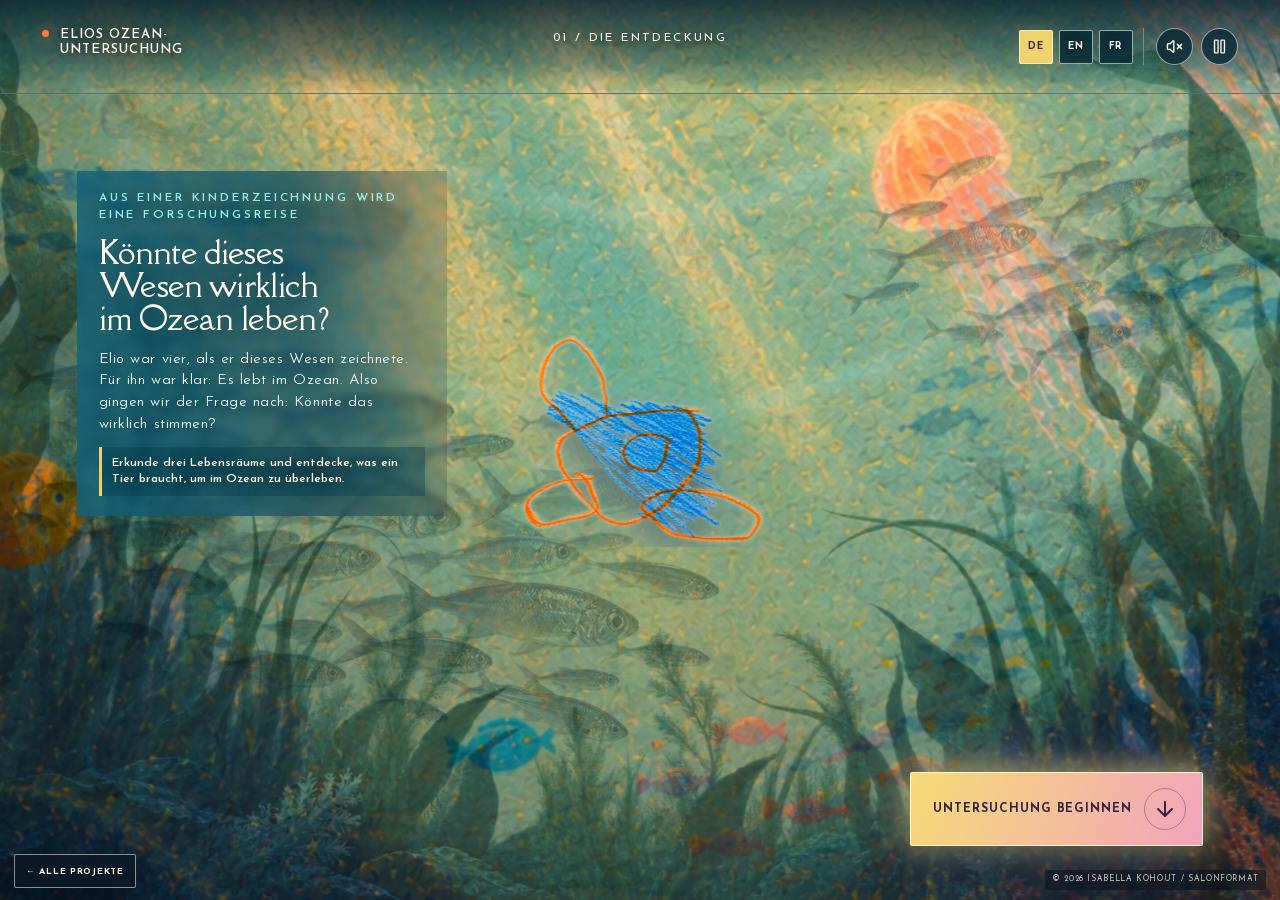
<file: index.html>
<!DOCTYPE html><html lang="en"><head><meta charSet="utf-8"/><meta name="viewport" content="width=device-width, initial-scale=1"/><link rel="stylesheet" href="/_next/static/css/index.BVG-PlGU.css" data-rsc-css-href="/_next/static/css/index.BVG-PlGU.css" data-precedence="vite-rsc/importer-resources"/><link rel="modulepreload" fetchPriority="low" href="/_next/static/chunks/index-03ygeF1o.js"/><script src="/_next/static/chunks/rolldown-runtime-C60lm6uB.js" type="module" async=""></script><script src="/_next/static/chunks/framework-D_rUT4EX.js" type="module" async=""></script><link rel="modulepreload" href="/_next/static/chunks/layout-segment-context-CY6NGILA.js" crossorigin=""/><link rel="modulepreload" href="/_next/static/chunks/page-BdeiOYpZ.js" crossorigin=""/><title>Could This Creature Live in the Ocean?</title><meta name="description" content="Elio was four when he drew this creature. He was certain it lived in the ocean. So we decided to investigate."/><script>Object.assign(((self[Symbol.for("vinext.navigationRuntime")]??={bootstrap:{routeManifest:null},functions:{}}).bootstrap.rsc??={rsc:[]}),{params:{},nav:{"pathname":"/","searchParams":[]}})</script><link rel="modulepreload" href="/_next/static/chunks/index-03ygeF1o.js" />
<link rel="preload" href="/_next/static/_vinext_fonts/josefin-sans-0353fac798a2/josefin-sans-24e312f2.woff2" as="font" type="font/woff2" crossorigin />
<link rel="preload" href="/_next/static/_vinext_fonts/della-respira-7c8670de87cb/della-respira-858b4288.woff2" as="font" type="font/woff2" crossorigin />
<style data-vinext-fonts>/* vietnamese */
@font-face {
  font-family: 'Josefin Sans';
  font-style: normal;
  font-weight: 100 700;
  font-display: swap;
  src: url(/_next/static/_vinext_fonts/josefin-sans-0353fac798a2/josefin-sans-590cd2c4.woff2) format('woff2');
  unicode-range: U+0102-0103, U+0110-0111, U+0128-0129, U+0168-0169, U+01A0-01A1, U+01AF-01B0, U+0300-0301, U+0303-0304, U+0308-0309, U+0323, U+0329, U+1EA0-1EF9, U+20AB;
}
/* latin-ext */
@font-face {
  font-family: 'Josefin Sans';
  font-style: normal;
  font-weight: 100 700;
  font-display: swap;
  src: url(/_next/static/_vinext_fonts/josefin-sans-0353fac798a2/josefin-sans-88411d2f.woff2) format('woff2');
  unicode-range: U+0100-02BA, U+02BD-02C5, U+02C7-02CC, U+02CE-02D7, U+02DD-02FF, U+0304, U+0308, U+0329, U+1D00-1DBF, U+1E00-1E9F, U+1EF2-1EFF, U+2020, U+20A0-20AB, U+20AD-20C0, U+2113, U+2C60-2C7F, U+A720-A7FF;
}
/* latin */
@font-face {
  font-family: 'Josefin Sans';
  font-style: normal;
  font-weight: 100 700;
  font-display: swap;
  src: url(/_next/static/_vinext_fonts/josefin-sans-0353fac798a2/josefin-sans-24e312f2.woff2) format('woff2');
  unicode-range: U+0000-00FF, U+0131, U+0152-0153, U+02BB-02BC, U+02C6, U+02DA, U+02DC, U+0304, U+0308, U+0329, U+2000-206F, U+20AC, U+2122, U+2191, U+2193, U+2212, U+2215, U+FEFF, U+FFFD;
}

@font-face {
  font-family: 'Josefin Sans Fallback';
  src: local("Arial");
  ascent-override: 73.32%;
  descent-override: 24.44%;
  line-gap-override: 0.00%;
  size-adjust: 102.29%;
}

.__font_josefin_sans_0m8793e { font-family: 'Josefin Sans', 'Josefin Sans Fallback'; font-style: normal; }

.__variable_josefin_sans_0m8793e { --font-josefin: 'Josefin Sans', 'Josefin Sans Fallback'; }

/* latin */
@font-face {
  font-family: 'Della Respira';
  font-style: normal;
  font-weight: 400;
  font-display: swap;
  src: url(/_next/static/_vinext_fonts/della-respira-7c8670de87cb/della-respira-858b4288.woff2) format('woff2');
  unicode-range: U+0000-00FF, U+0131, U+0152-0153, U+02BB-02BC, U+02C6, U+02DA, U+02DC, U+0304, U+0308, U+0329, U+2000-206F, U+20AC, U+2122, U+2191, U+2193, U+2212, U+2215, U+FEFF, U+FFFD;
}

@font-face {
  font-family: 'Della Respira Fallback';
  src: local("Times New Roman");
  ascent-override: 99.13%;
  descent-override: 27.40%;
  line-gap-override: 0.00%;
  size-adjust: 108.17%;
}

.__font_della_respira_10ckjmp { font-family: 'Della Respira', 'Della Respira Fallback'; font-weight: 400; font-style: normal; }

.__variable_della_respira_10ckjmp { --font-della: 'Della Respira', 'Della Respira Fallback'; }
</style>
</head><body class="__variable_josefin_sans_0m8793e __variable_della_respira_10ckjmp antialiased"><main class="experience "><p class="copyright-mark">© 2026 Isabella Kohout / Salonformat</p><a class="portfolio-return" href="https://salonformat.com/">← <!-- -->Alle Projekte</a><section class="ocean-stage" aria-labelledby="hero-title"><div class="collage-layer collage-surface" aria-hidden="true"></div><div class="ocean-image" aria-hidden="true" style="transform:scale(1.08) translate3d(0px, 0px, 0);filter:brightness(1) saturate(1)"></div><div class="water-light" aria-hidden="true" style="opacity:0.52"></div><div class="deep-haze" aria-hidden="true"></div><img class="fauna-layer" src="/fauna-background.png" alt="" aria-hidden="true" style="transform:translate3d(0px,0px,0) scale(1.04)"/><img class="fish-layer " src="/fish-midground.png" alt="" aria-hidden="true" style="transform:translate3d(0px,0px,0) scale(1)"/><img class="flora-layer" src="/flora-foreground.png" alt="" aria-hidden="true" style="transform:translate3d(0px,0px,0) scale(1.07)"/><div class="particles" aria-hidden="true"><i style="left:11%;width:2px;height:2px;animation-delay:0s;animation-duration:9s"></i><i style="left:48%;width:3.4px;height:3.4px;animation-delay:-1.7s;animation-duration:10.55s"></i><i style="left:85%;width:4.8px;height:4.8px;animation-delay:-3.4s;animation-duration:12.1s"></i><i style="left:22%;width:6.199999999999999px;height:6.199999999999999px;animation-delay:-5.1s;animation-duration:13.65s"></i><i style="left:59%;width:7.6px;height:7.6px;animation-delay:-6.8s;animation-duration:15.2s"></i><i style="left:96%;width:2px;height:2px;animation-delay:-8.5s;animation-duration:16.75s"></i><i style="left:33%;width:3.4px;height:3.4px;animation-delay:-10.2s;animation-duration:18.3s"></i><i style="left:70%;width:4.8px;height:4.8px;animation-delay:-11.9s;animation-duration:9s"></i><i style="left:7%;width:6.199999999999999px;height:6.199999999999999px;animation-delay:-13.6s;animation-duration:10.55s"></i><i style="left:44%;width:7.6px;height:7.6px;animation-delay:-1.299999999999999s;animation-duration:12.1s"></i><i style="left:81%;width:2px;height:2px;animation-delay:-3s;animation-duration:13.65s"></i><i style="left:18%;width:3.4px;height:3.4px;animation-delay:-4.699999999999999s;animation-duration:15.2s"></i><i style="left:55%;width:4.8px;height:4.8px;animation-delay:-6.399999999999999s;animation-duration:16.75s"></i><i style="left:92%;width:6.199999999999999px;height:6.199999999999999px;animation-delay:-8.099999999999998s;animation-duration:18.3s"></i><i style="left:29%;width:7.6px;height:7.6px;animation-delay:-9.8s;animation-duration:9s"></i><i style="left:66%;width:2px;height:2px;animation-delay:-11.5s;animation-duration:10.55s"></i><i style="left:3%;width:3.4px;height:3.4px;animation-delay:-13.2s;animation-duration:12.1s"></i><i style="left:40%;width:4.8px;height:4.8px;animation-delay:-0.8999999999999986s;animation-duration:13.65s"></i><i style="left:77%;width:6.199999999999999px;height:6.199999999999999px;animation-delay:-2.599999999999998s;animation-duration:15.2s"></i><i style="left:14%;width:7.6px;height:7.6px;animation-delay:-4.299999999999997s;animation-duration:16.75s"></i><i style="left:51%;width:2px;height:2px;animation-delay:-6s;animation-duration:18.3s"></i><i style="left:88%;width:3.4px;height:3.4px;animation-delay:-7.699999999999996s;animation-duration:9s"></i><i style="left:25%;width:4.8px;height:4.8px;animation-delay:-9.399999999999999s;animation-duration:10.55s"></i><i style="left:62%;width:6.199999999999999px;height:6.199999999999999px;animation-delay:-11.100000000000001s;animation-duration:12.1s"></i><i style="left:99%;width:7.6px;height:7.6px;animation-delay:-12.799999999999997s;animation-duration:13.65s"></i><i style="left:36%;width:2px;height:2px;animation-delay:-0.5s;animation-duration:15.2s"></i><i style="left:73%;width:3.4px;height:3.4px;animation-delay:-2.1999999999999957s;animation-duration:16.75s"></i><i style="left:10%;width:4.8px;height:4.8px;animation-delay:-3.8999999999999986s;animation-duration:18.3s"></i><i style="left:47%;width:6.199999999999999px;height:6.199999999999999px;animation-delay:-5.600000000000001s;animation-duration:9s"></i><i style="left:84%;width:7.6px;height:7.6px;animation-delay:-7.299999999999997s;animation-duration:10.55s"></i><i style="left:21%;width:2px;height:2px;animation-delay:-9s;animation-duration:12.1s"></i><i style="left:58%;width:3.4px;height:3.4px;animation-delay:-10.699999999999996s;animation-duration:13.65s"></i><i style="left:95%;width:4.8px;height:4.8px;animation-delay:-12.399999999999999s;animation-duration:15.2s"></i><i style="left:32%;width:6.199999999999999px;height:6.199999999999999px;animation-delay:-0.10000000000000142s;animation-duration:16.75s"></i><i style="left:69%;width:7.6px;height:7.6px;animation-delay:-1.7999999999999972s;animation-duration:18.3s"></i><i style="left:6%;width:2px;height:2px;animation-delay:-3.5s;animation-duration:9s"></i><i style="left:43%;width:3.4px;height:3.4px;animation-delay:-5.199999999999996s;animation-duration:10.55s"></i><i style="left:80%;width:4.8px;height:4.8px;animation-delay:-6.899999999999999s;animation-duration:12.1s"></i><i style="left:17%;width:6.199999999999999px;height:6.199999999999999px;animation-delay:-8.599999999999994s;animation-duration:13.65s"></i><i style="left:54%;width:7.6px;height:7.6px;animation-delay:-10.299999999999997s;animation-duration:15.2s"></i><i style="left:91%;width:2px;height:2px;animation-delay:-12s;animation-duration:16.75s"></i><i style="left:28%;width:3.4px;height:3.4px;animation-delay:-13.700000000000003s;animation-duration:18.3s"></i><i style="left:65%;width:4.8px;height:4.8px;animation-delay:-1.3999999999999915s;animation-duration:9s"></i><i style="left:2%;width:6.199999999999999px;height:6.199999999999999px;animation-delay:-3.0999999999999943s;animation-duration:10.55s"></i><i style="left:39%;width:7.6px;height:7.6px;animation-delay:-4.799999999999997s;animation-duration:12.1s"></i><i style="left:76%;width:2px;height:2px;animation-delay:-6.5s;animation-duration:13.65s"></i></div><header class="site-header"><a class="wordmark" href="#beginning" aria-label="Elios Ozean-Untersuchung — Anfang"><span class="wordmark-dot"></span><span>Elios Ozean-<br/>Untersuchung</span></a><p class="chapter">01 / <!-- -->Die Entdeckung</p><div class="controls" aria-label="Steuerung"><nav class="language-switcher" aria-label="Language / Sprache / Langue"><a class="active" href="/de" aria-current="page">DE</a><a class="" href="/en">EN</a><a class="" href="/fr">FR</a></nav><button type="button" aria-label="Klang einschalten"><svg xmlns="http://www.w3.org/2000/svg" width="17" height="17" viewBox="0 0 24 24" fill="none" stroke="currentColor" stroke-width="2" stroke-linecap="round" stroke-linejoin="round" class="lucide lucide-volume-x" aria-hidden="true"><path d="M11 4.702a.705.705 0 0 0-1.203-.498L6.413 7.587A1.4 1.4 0 0 1 5.416 8H3a1 1 0 0 0-1 1v6a1 1 0 0 0 1 1h2.416a1.4 1.4 0 0 1 .997.413l3.383 3.384A.705.705 0 0 0 11 19.298z"></path><line x1="22" x2="16" y1="9" y2="15"></line><line x1="16" x2="22" y1="9" y2="15"></line></svg></button><button type="button" aria-label="Animation pausieren"><svg xmlns="http://www.w3.org/2000/svg" width="17" height="17" viewBox="0 0 24 24" fill="none" stroke="currentColor" stroke-width="2" stroke-linecap="round" stroke-linejoin="round" class="lucide lucide-pause" aria-hidden="true"><rect x="14" y="3" width="5" height="18" rx="1"></rect><rect x="5" y="3" width="5" height="18" rx="1"></rect></svg></button></div></header><div id="beginning" class="hero-copy"><p class="eyebrow">Aus einer Kinderzeichnung wird eine Forschungsreise</p><h1 id="hero-title">Könnte dieses Wesen wirklich<br/>im Ozean leben?</h1><p class="lead">Elio war vier, als er dieses Wesen zeichnete. Für ihn war klar: Es lebt im Ozean. Also gingen wir der Frage nach: Könnte das wirklich stimmen?</p><p class="journey-orientation">Erkunde drei Lebensräume und entdecke, was ein Tier braucht, um im Ozean zu überleben.</p></div><button class="descend" type="button"><span>Untersuchung beginnen</span><svg xmlns="http://www.w3.org/2000/svg" width="18" height="18" viewBox="0 0 24 24" fill="none" stroke="currentColor" stroke-width="2" stroke-linecap="round" stroke-linejoin="round" class="lucide lucide-arrow-down" aria-hidden="true"><path d="M12 5v14"></path><path d="m19 12-7 7-7-7"></path></svg></button></section><div class="creature-guide   "><div class="creature-glow" style="opacity:0.35" aria-hidden="true"></div><img class="creature" src="/_next/static/media/elios-wesen.1a6a8361.png" alt="Elio’s orange-and-blue drawing of an imaginary creature" draggable="false"/><div class="creature-signals" aria-hidden="true"><i></i><i></i><i></i></div></div></main><script type="module" src="/_next/static/chunks/index-03ygeF1o.js" id="_R_" async=""></script><script>((self[Symbol.for("vinext.navigationRuntime")]??={bootstrap:{routeManifest:null},functions:{}}).bootstrap.rsc??={rsc:[]}).rsc.push("2:I[\"8c0f216c4604\",[],\"Children\",1]\n")</script><script>((self[Symbol.for("vinext.navigationRuntime")]??={bootstrap:{routeManifest:null},functions:{}}).bootstrap.rsc??={rsc:[]}).rsc.push("3:I[\"593f344dc510\",[],\"GlobalErrorBoundary\",1]\n")</script><script>((self[Symbol.for("vinext.navigationRuntime")]??={bootstrap:{routeManifest:null},functions:{}}).bootstrap.rsc??={rsc:[]}).rsc.push("4:I[\"0b874ad30386\",[],\"default\",1]\n")</script><script>((self[Symbol.for("vinext.navigationRuntime")]??={bootstrap:{routeManifest:null},functions:{}}).bootstrap.rsc??={rsc:[]}).rsc.push("5:I[\"593f344dc510\",[],\"ErrorBoundary\",1]\n")</script><script>((self[Symbol.for("vinext.navigationRuntime")]??={bootstrap:{routeManifest:null},functions:{}}).bootstrap.rsc??={rsc:[]}).rsc.push("6:I[\"15c18cfaeeff\",[],\"LayoutSegmentProvider\",1]\n")</script><script>((self[Symbol.for("vinext.navigationRuntime")]??={bootstrap:{routeManifest:null},functions:{}}).bootstrap.rsc??={rsc:[]}).rsc.push("7:I[\"8c0f216c4604\",[],\"Slot\",1]\n")</script><script>((self[Symbol.for("vinext.navigationRuntime")]??={bootstrap:{routeManifest:null},functions:{}}).bootstrap.rsc??={rsc:[]}).rsc.push("8:I[\"593f344dc510\",[],\"NotFoundBoundary\",1]\n")</script><script>((self[Symbol.for("vinext.navigationRuntime")]??={bootstrap:{routeManifest:null},functions:{}}).bootstrap.rsc??={rsc:[]}).rsc.push("9:I[\"9276801271d6\",[],\"AppRouterScrollTarget\",1]\n")</script><script>((self[Symbol.for("vinext.navigationRuntime")]??={bootstrap:{routeManifest:null},functions:{}}).bootstrap.rsc??={rsc:[]}).rsc.push("a:I[\"593f344dc510\",[],\"RedirectBoundary\",1]\n")</script><script>((self[Symbol.for("vinext.navigationRuntime")]??={bootstrap:{routeManifest:null},functions:{}}).bootstrap.rsc??={rsc:[]}).rsc.push(":HL[\"/_next/static/css/index.BVG-PlGU.css\",\"style\"     ]\n")</script><script>((self[Symbol.for("vinext.navigationRuntime")]??={bootstrap:{routeManifest:null},functions:{}}).bootstrap.rsc??={rsc:[]}).rsc.push("0:{\"page:/\":\"$L1\",\"layout:/\":[[[\"$\",\"link\",\"css:/_next/static/css/index.BVG-PlGU.css\",{\"rel\":\"stylesheet\",\"precedence\":\"vite-rsc/importer-resources\",\"href\":\"/_next/static/css/index.BVG-PlGU.css\",\"data-rsc-css-href\":\"/_next/static/css/index.BVG-PlGU.css\"}],\"$undefined\"],[\"$\",\"html\",null,{\"lang\":\"en\",\"children\":[\"$\",\"body\",null,{\"className\":\"__variable_josefin_sans_0m8793e __variable_della_respira_10ckjmp antialiased\",\"children\":[\"$\",\"$L2\",null,{}]}]}]],\"route:/\":[[[\"$\",\"meta\",null,{\"charSet\":\"utf-8\"}],[[\"$\",\"title\",\"0\",{\"children\":\"Could This Creature Live in the Ocean?\"}],[\"$\",\"meta\",\"1\",{\"name\":\"description\",\"content\":\"Elio was four when he drew this creature. He was certain it lived in the ocean. So we decided to investigate.\"}]],[[\"$\",\"meta\",\"0\",{\"name\":\"viewport\",\"content\":\"width=device-width, initial-scale=1\"}]]],[\"$\",\"$L3\",null,{\"fallback\":\"$4\",\"children\":[\"$\",\"$L5\",null,{\"fallback\":\"$4\",\"children\":[\"$\",\"$L6\",null,{\"providerId\":\"layout:/\",\"segmentMap\":{\"children\":[]},\"children\":[\"$\",\"$L7\",null,{\"id\":\"layout:/\",\"parallelSlots\":\"$undefined\",\"children\":[\"$\",\"$L8\",null,{\"resetKey\":\"\",\"fallback\":[[\"$\",\"title\",null,{\"children\":\"404: This page could not be found.\"}],[\"$\",\"div\",null,{\"style\":{\"fontFamily\":\"system-ui,\\\"Segoe UI\\\",Roboto,Helvetica,Arial,sans-serif,\\\"Apple Color Emoji\\\",\\\"Segoe UI Emoji\\\"\",\"height\":\"100vh\",\"textAlign\":\"center\",\"display\":\"flex\",\"flexDirection\":\"column\",\"alignItems\":\"center\",\"justifyContent\":\"center\"},\"children\":[\"$\",\"div\",null,{\"children\":[[\"$\",\"style\",null,{\"dangerouslySetInnerHTML\":{\"__html\":\"body{color:#000;background:#fff;margin:0}.next-error-h1{border-right:1px solid rgba(0,0,0,.3)}@media (prefers-color-scheme:dark){body{color:#fff;background:#000}.next-error-h1{border-right:1px solid rgba(255,255,255,.3)}}\"}}],[\"$\",\"h1\",null,{\"className\":\"next-error-h1\",\"style\":{\"display\":\"inline-block\",\"margin\":\"0 20px 0 0\",\"padding\":\"0 23px 0 0\",\"fontSize\":24,\"fontWeight\":500,\"verticalAlign\":\"top\",\"lineHeight\":\"49px\"},\"children\":404}],[\"$\",\"div\",null,{\"style\":{\"display\":\"inline-block\"},\"children\":[\"$\",\"h2\",null,{\"style\":{\"fontSize\":14,\"fontWeight\":400,\"lineHeight\":\"49px\",\"margin\":0},\"children\":\"This page could not be found.\"}]}]]}]}]],\"children\":[\"$\",\"$L9\",null,{\"children\":[\"$\",\"$La\",null,{\"children\":[[\"$\",\"$L6\",null,{\"providerId\":\"page:/\",\"segmentMap\":{\"children\":[\"__PAGE__\"]},\"children\":[\"$\",\"$L7\",null,{\"id\":\"page:/\"}]}],null]}]}]}]}]}]}]}],null,null],\"__route\":\"route:/\",\"__interceptionContext\":null,\"__layoutIds\":[\"layout:/\"],\"__rootLayout\":\"/\",\"__bfcacheSegmentIdentities\":{\"layout:/\":\"[\\\"layout\\\",\\\"layout:/\\\",\\\"root-boundary:/\\\",\\\"\\\"]\",\"page:/\":\"[\\\"page\\\",\\\"page:/\\\",\\\"root-boundary:/\\\",\\\"\\\"]\"},\"__srcPage\":[\"page\"],\"__layoutFlags\":{\"layout:/\":\"s\"},\"__artifactCompatibility\":{\"schemaVersion\":1,\"graphVersion\":\"app-route-graph:1177fd80f83fa7b0\",\"deploymentVersion\":\"53813f6c-ffb5-44f3-8a5e-54a2d2566f90\",\"appElementsSchemaVersion\":1,\"rscPayloadSchemaVersion\":1,\"rootBoundaryId\":\"/\",\"renderEpoch\":null}}\n")</script><script>((self[Symbol.for("vinext.navigationRuntime")]??={bootstrap:{routeManifest:null},functions:{}}).bootstrap.rsc??={rsc:[]}).rsc.push("b:I[\"6efdf509a785\",[],\"default\",1]\n")</script><script>((self[Symbol.for("vinext.navigationRuntime")]??={bootstrap:{routeManifest:null},functions:{}}).bootstrap.rsc??={rsc:[]}).rsc.push("1:[\"$\",\"$Lb\",null,{\"params\":\"$@c\",\"searchParams\":\"$@d\"}]\n")</script><script>((self[Symbol.for("vinext.navigationRuntime")]??={bootstrap:{routeManifest:null},functions:{}}).bootstrap.rsc??={rsc:[]}).rsc.push("c:{}\n")</script><script>((self[Symbol.for("vinext.navigationRuntime")]??={bootstrap:{routeManifest:null},functions:{}}).bootstrap.rsc??={rsc:[]}).rsc.push("d:{}\n")</script><script>Object.assign(((self[Symbol.for("vinext.navigationRuntime")]??={bootstrap:{routeManifest:null},functions:{}}).bootstrap.rsc??={rsc:[]}),{"initialCacheKind":"dynamic"});((self[Symbol.for("vinext.navigationRuntime")]??={bootstrap:{routeManifest:null},functions:{}}).bootstrap.rsc??={rsc:[]}).done=true</script></body></html>
</file>
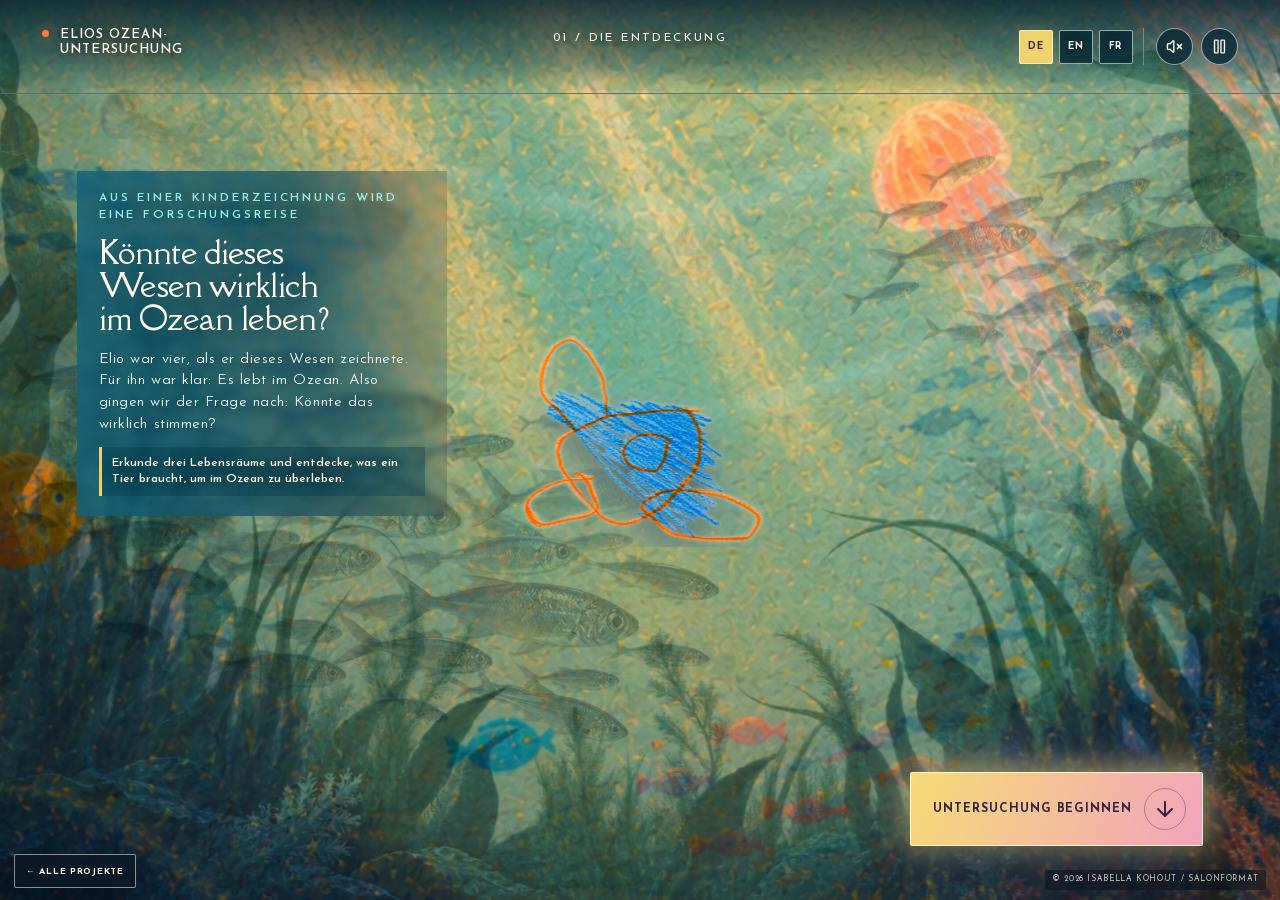
<file: de/index.html>
<!DOCTYPE html><html lang="en"><head><meta charSet="utf-8"/><meta name="viewport" content="width=device-width, initial-scale=1"/><link rel="stylesheet" href="/_next/static/css/index.BVG-PlGU.css" data-rsc-css-href="/_next/static/css/index.BVG-PlGU.css" data-precedence="vite-rsc/importer-resources"/><link rel="modulepreload" fetchPriority="low" href="/_next/static/chunks/index-03ygeF1o.js"/><script src="/_next/static/chunks/rolldown-runtime-C60lm6uB.js" type="module" async=""></script><script src="/_next/static/chunks/framework-D_rUT4EX.js" type="module" async=""></script><link rel="modulepreload" href="/_next/static/chunks/layout-segment-context-CY6NGILA.js" crossorigin=""/><link rel="modulepreload" href="/_next/static/chunks/page-BqOJ9Rxl.js" crossorigin=""/><link rel="modulepreload" href="/_next/static/chunks/page-BdeiOYpZ.js" crossorigin=""/><title>Could This Creature Live in the Ocean?</title><meta name="description" content="Elio was four when he drew this creature. He was certain it lived in the ocean. So we decided to investigate."/><script>Object.assign(((self[Symbol.for("vinext.navigationRuntime")]??={bootstrap:{routeManifest:null},functions:{}}).bootstrap.rsc??={rsc:[]}),{params:{},nav:{"pathname":"/de","searchParams":[]}})</script><link rel="modulepreload" href="/_next/static/chunks/index-03ygeF1o.js" />
<link rel="preload" href="/_next/static/_vinext_fonts/josefin-sans-0353fac798a2/josefin-sans-24e312f2.woff2" as="font" type="font/woff2" crossorigin />
<link rel="preload" href="/_next/static/_vinext_fonts/della-respira-7c8670de87cb/della-respira-858b4288.woff2" as="font" type="font/woff2" crossorigin />
<style data-vinext-fonts>/* vietnamese */
@font-face {
  font-family: 'Josefin Sans';
  font-style: normal;
  font-weight: 100 700;
  font-display: swap;
  src: url(/_next/static/_vinext_fonts/josefin-sans-0353fac798a2/josefin-sans-590cd2c4.woff2) format('woff2');
  unicode-range: U+0102-0103, U+0110-0111, U+0128-0129, U+0168-0169, U+01A0-01A1, U+01AF-01B0, U+0300-0301, U+0303-0304, U+0308-0309, U+0323, U+0329, U+1EA0-1EF9, U+20AB;
}
/* latin-ext */
@font-face {
  font-family: 'Josefin Sans';
  font-style: normal;
  font-weight: 100 700;
  font-display: swap;
  src: url(/_next/static/_vinext_fonts/josefin-sans-0353fac798a2/josefin-sans-88411d2f.woff2) format('woff2');
  unicode-range: U+0100-02BA, U+02BD-02C5, U+02C7-02CC, U+02CE-02D7, U+02DD-02FF, U+0304, U+0308, U+0329, U+1D00-1DBF, U+1E00-1E9F, U+1EF2-1EFF, U+2020, U+20A0-20AB, U+20AD-20C0, U+2113, U+2C60-2C7F, U+A720-A7FF;
}
/* latin */
@font-face {
  font-family: 'Josefin Sans';
  font-style: normal;
  font-weight: 100 700;
  font-display: swap;
  src: url(/_next/static/_vinext_fonts/josefin-sans-0353fac798a2/josefin-sans-24e312f2.woff2) format('woff2');
  unicode-range: U+0000-00FF, U+0131, U+0152-0153, U+02BB-02BC, U+02C6, U+02DA, U+02DC, U+0304, U+0308, U+0329, U+2000-206F, U+20AC, U+2122, U+2191, U+2193, U+2212, U+2215, U+FEFF, U+FFFD;
}

@font-face {
  font-family: 'Josefin Sans Fallback';
  src: local("Arial");
  ascent-override: 73.32%;
  descent-override: 24.44%;
  line-gap-override: 0.00%;
  size-adjust: 102.29%;
}

.__font_josefin_sans_0m8793e { font-family: 'Josefin Sans', 'Josefin Sans Fallback'; font-style: normal; }

.__variable_josefin_sans_0m8793e { --font-josefin: 'Josefin Sans', 'Josefin Sans Fallback'; }

/* latin */
@font-face {
  font-family: 'Della Respira';
  font-style: normal;
  font-weight: 400;
  font-display: swap;
  src: url(/_next/static/_vinext_fonts/della-respira-7c8670de87cb/della-respira-858b4288.woff2) format('woff2');
  unicode-range: U+0000-00FF, U+0131, U+0152-0153, U+02BB-02BC, U+02C6, U+02DA, U+02DC, U+0304, U+0308, U+0329, U+2000-206F, U+20AC, U+2122, U+2191, U+2193, U+2212, U+2215, U+FEFF, U+FFFD;
}

@font-face {
  font-family: 'Della Respira Fallback';
  src: local("Times New Roman");
  ascent-override: 99.13%;
  descent-override: 27.40%;
  line-gap-override: 0.00%;
  size-adjust: 108.17%;
}

.__font_della_respira_10ckjmp { font-family: 'Della Respira', 'Della Respira Fallback'; font-weight: 400; font-style: normal; }

.__variable_della_respira_10ckjmp { --font-della: 'Della Respira', 'Della Respira Fallback'; }
</style>
</head><body class="__variable_josefin_sans_0m8793e __variable_della_respira_10ckjmp antialiased"><main class="experience "><p class="copyright-mark">© 2026 Isabella Kohout / Salonformat</p><a class="portfolio-return" href="https://salonformat.com/">← <!-- -->Alle Projekte</a><section class="ocean-stage" aria-labelledby="hero-title"><div class="collage-layer collage-surface" aria-hidden="true"></div><div class="ocean-image" aria-hidden="true" style="transform:scale(1.08) translate3d(0px, 0px, 0);filter:brightness(1) saturate(1)"></div><div class="water-light" aria-hidden="true" style="opacity:0.52"></div><div class="deep-haze" aria-hidden="true"></div><img class="fauna-layer" src="/fauna-background.png" alt="" aria-hidden="true" style="transform:translate3d(0px,0px,0) scale(1.04)"/><img class="fish-layer " src="/fish-midground.png" alt="" aria-hidden="true" style="transform:translate3d(0px,0px,0) scale(1)"/><img class="flora-layer" src="/flora-foreground.png" alt="" aria-hidden="true" style="transform:translate3d(0px,0px,0) scale(1.07)"/><div class="particles" aria-hidden="true"><i style="left:11%;width:2px;height:2px;animation-delay:0s;animation-duration:9s"></i><i style="left:48%;width:3.4px;height:3.4px;animation-delay:-1.7s;animation-duration:10.55s"></i><i style="left:85%;width:4.8px;height:4.8px;animation-delay:-3.4s;animation-duration:12.1s"></i><i style="left:22%;width:6.199999999999999px;height:6.199999999999999px;animation-delay:-5.1s;animation-duration:13.65s"></i><i style="left:59%;width:7.6px;height:7.6px;animation-delay:-6.8s;animation-duration:15.2s"></i><i style="left:96%;width:2px;height:2px;animation-delay:-8.5s;animation-duration:16.75s"></i><i style="left:33%;width:3.4px;height:3.4px;animation-delay:-10.2s;animation-duration:18.3s"></i><i style="left:70%;width:4.8px;height:4.8px;animation-delay:-11.9s;animation-duration:9s"></i><i style="left:7%;width:6.199999999999999px;height:6.199999999999999px;animation-delay:-13.6s;animation-duration:10.55s"></i><i style="left:44%;width:7.6px;height:7.6px;animation-delay:-1.299999999999999s;animation-duration:12.1s"></i><i style="left:81%;width:2px;height:2px;animation-delay:-3s;animation-duration:13.65s"></i><i style="left:18%;width:3.4px;height:3.4px;animation-delay:-4.699999999999999s;animation-duration:15.2s"></i><i style="left:55%;width:4.8px;height:4.8px;animation-delay:-6.399999999999999s;animation-duration:16.75s"></i><i style="left:92%;width:6.199999999999999px;height:6.199999999999999px;animation-delay:-8.099999999999998s;animation-duration:18.3s"></i><i style="left:29%;width:7.6px;height:7.6px;animation-delay:-9.8s;animation-duration:9s"></i><i style="left:66%;width:2px;height:2px;animation-delay:-11.5s;animation-duration:10.55s"></i><i style="left:3%;width:3.4px;height:3.4px;animation-delay:-13.2s;animation-duration:12.1s"></i><i style="left:40%;width:4.8px;height:4.8px;animation-delay:-0.8999999999999986s;animation-duration:13.65s"></i><i style="left:77%;width:6.199999999999999px;height:6.199999999999999px;animation-delay:-2.599999999999998s;animation-duration:15.2s"></i><i style="left:14%;width:7.6px;height:7.6px;animation-delay:-4.299999999999997s;animation-duration:16.75s"></i><i style="left:51%;width:2px;height:2px;animation-delay:-6s;animation-duration:18.3s"></i><i style="left:88%;width:3.4px;height:3.4px;animation-delay:-7.699999999999996s;animation-duration:9s"></i><i style="left:25%;width:4.8px;height:4.8px;animation-delay:-9.399999999999999s;animation-duration:10.55s"></i><i style="left:62%;width:6.199999999999999px;height:6.199999999999999px;animation-delay:-11.100000000000001s;animation-duration:12.1s"></i><i style="left:99%;width:7.6px;height:7.6px;animation-delay:-12.799999999999997s;animation-duration:13.65s"></i><i style="left:36%;width:2px;height:2px;animation-delay:-0.5s;animation-duration:15.2s"></i><i style="left:73%;width:3.4px;height:3.4px;animation-delay:-2.1999999999999957s;animation-duration:16.75s"></i><i style="left:10%;width:4.8px;height:4.8px;animation-delay:-3.8999999999999986s;animation-duration:18.3s"></i><i style="left:47%;width:6.199999999999999px;height:6.199999999999999px;animation-delay:-5.600000000000001s;animation-duration:9s"></i><i style="left:84%;width:7.6px;height:7.6px;animation-delay:-7.299999999999997s;animation-duration:10.55s"></i><i style="left:21%;width:2px;height:2px;animation-delay:-9s;animation-duration:12.1s"></i><i style="left:58%;width:3.4px;height:3.4px;animation-delay:-10.699999999999996s;animation-duration:13.65s"></i><i style="left:95%;width:4.8px;height:4.8px;animation-delay:-12.399999999999999s;animation-duration:15.2s"></i><i style="left:32%;width:6.199999999999999px;height:6.199999999999999px;animation-delay:-0.10000000000000142s;animation-duration:16.75s"></i><i style="left:69%;width:7.6px;height:7.6px;animation-delay:-1.7999999999999972s;animation-duration:18.3s"></i><i style="left:6%;width:2px;height:2px;animation-delay:-3.5s;animation-duration:9s"></i><i style="left:43%;width:3.4px;height:3.4px;animation-delay:-5.199999999999996s;animation-duration:10.55s"></i><i style="left:80%;width:4.8px;height:4.8px;animation-delay:-6.899999999999999s;animation-duration:12.1s"></i><i style="left:17%;width:6.199999999999999px;height:6.199999999999999px;animation-delay:-8.599999999999994s;animation-duration:13.65s"></i><i style="left:54%;width:7.6px;height:7.6px;animation-delay:-10.299999999999997s;animation-duration:15.2s"></i><i style="left:91%;width:2px;height:2px;animation-delay:-12s;animation-duration:16.75s"></i><i style="left:28%;width:3.4px;height:3.4px;animation-delay:-13.700000000000003s;animation-duration:18.3s"></i><i style="left:65%;width:4.8px;height:4.8px;animation-delay:-1.3999999999999915s;animation-duration:9s"></i><i style="left:2%;width:6.199999999999999px;height:6.199999999999999px;animation-delay:-3.0999999999999943s;animation-duration:10.55s"></i><i style="left:39%;width:7.6px;height:7.6px;animation-delay:-4.799999999999997s;animation-duration:12.1s"></i><i style="left:76%;width:2px;height:2px;animation-delay:-6.5s;animation-duration:13.65s"></i></div><header class="site-header"><a class="wordmark" href="#beginning" aria-label="Elios Ozean-Untersuchung — Anfang"><span class="wordmark-dot"></span><span>Elios Ozean-<br/>Untersuchung</span></a><p class="chapter">01 / <!-- -->Die Entdeckung</p><div class="controls" aria-label="Steuerung"><nav class="language-switcher" aria-label="Language / Sprache / Langue"><a class="active" href="/de" aria-current="page">DE</a><a class="" href="/en">EN</a><a class="" href="/fr">FR</a></nav><button type="button" aria-label="Klang einschalten"><svg xmlns="http://www.w3.org/2000/svg" width="17" height="17" viewBox="0 0 24 24" fill="none" stroke="currentColor" stroke-width="2" stroke-linecap="round" stroke-linejoin="round" class="lucide lucide-volume-x" aria-hidden="true"><path d="M11 4.702a.705.705 0 0 0-1.203-.498L6.413 7.587A1.4 1.4 0 0 1 5.416 8H3a1 1 0 0 0-1 1v6a1 1 0 0 0 1 1h2.416a1.4 1.4 0 0 1 .997.413l3.383 3.384A.705.705 0 0 0 11 19.298z"></path><line x1="22" x2="16" y1="9" y2="15"></line><line x1="16" x2="22" y1="9" y2="15"></line></svg></button><button type="button" aria-label="Animation pausieren"><svg xmlns="http://www.w3.org/2000/svg" width="17" height="17" viewBox="0 0 24 24" fill="none" stroke="currentColor" stroke-width="2" stroke-linecap="round" stroke-linejoin="round" class="lucide lucide-pause" aria-hidden="true"><rect x="14" y="3" width="5" height="18" rx="1"></rect><rect x="5" y="3" width="5" height="18" rx="1"></rect></svg></button></div></header><div id="beginning" class="hero-copy"><p class="eyebrow">Aus einer Kinderzeichnung wird eine Forschungsreise</p><h1 id="hero-title">Könnte dieses Wesen wirklich<br/>im Ozean leben?</h1><p class="lead">Elio war vier, als er dieses Wesen zeichnete. Für ihn war klar: Es lebt im Ozean. Also gingen wir der Frage nach: Könnte das wirklich stimmen?</p><p class="journey-orientation">Erkunde drei Lebensräume und entdecke, was ein Tier braucht, um im Ozean zu überleben.</p></div><button class="descend" type="button"><span>Untersuchung beginnen</span><svg xmlns="http://www.w3.org/2000/svg" width="18" height="18" viewBox="0 0 24 24" fill="none" stroke="currentColor" stroke-width="2" stroke-linecap="round" stroke-linejoin="round" class="lucide lucide-arrow-down" aria-hidden="true"><path d="M12 5v14"></path><path d="m19 12-7 7-7-7"></path></svg></button></section><div class="creature-guide   "><div class="creature-glow" style="opacity:0.35" aria-hidden="true"></div><img class="creature" src="/_next/static/media/elios-wesen.1a6a8361.png" alt="Elio’s orange-and-blue drawing of an imaginary creature" draggable="false"/><div class="creature-signals" aria-hidden="true"><i></i><i></i><i></i></div></div></main><script type="module" src="/_next/static/chunks/index-03ygeF1o.js" id="_R_" async=""></script><script>((self[Symbol.for("vinext.navigationRuntime")]??={bootstrap:{routeManifest:null},functions:{}}).bootstrap.rsc??={rsc:[]}).rsc.push("2:I[\"8c0f216c4604\",[],\"Children\",1]\n")</script><script>((self[Symbol.for("vinext.navigationRuntime")]??={bootstrap:{routeManifest:null},functions:{}}).bootstrap.rsc??={rsc:[]}).rsc.push("3:I[\"593f344dc510\",[],\"GlobalErrorBoundary\",1]\n")</script><script>((self[Symbol.for("vinext.navigationRuntime")]??={bootstrap:{routeManifest:null},functions:{}}).bootstrap.rsc??={rsc:[]}).rsc.push("4:I[\"0b874ad30386\",[],\"default\",1]\n")</script><script>((self[Symbol.for("vinext.navigationRuntime")]??={bootstrap:{routeManifest:null},functions:{}}).bootstrap.rsc??={rsc:[]}).rsc.push("5:I[\"593f344dc510\",[],\"ErrorBoundary\",1]\n")</script><script>((self[Symbol.for("vinext.navigationRuntime")]??={bootstrap:{routeManifest:null},functions:{}}).bootstrap.rsc??={rsc:[]}).rsc.push("6:I[\"15c18cfaeeff\",[],\"LayoutSegmentProvider\",1]\n")</script><script>((self[Symbol.for("vinext.navigationRuntime")]??={bootstrap:{routeManifest:null},functions:{}}).bootstrap.rsc??={rsc:[]}).rsc.push("7:I[\"8c0f216c4604\",[],\"Slot\",1]\n")</script><script>((self[Symbol.for("vinext.navigationRuntime")]??={bootstrap:{routeManifest:null},functions:{}}).bootstrap.rsc??={rsc:[]}).rsc.push("8:I[\"593f344dc510\",[],\"NotFoundBoundary\",1]\n")</script><script>((self[Symbol.for("vinext.navigationRuntime")]??={bootstrap:{routeManifest:null},functions:{}}).bootstrap.rsc??={rsc:[]}).rsc.push("9:I[\"9276801271d6\",[],\"AppRouterScrollTarget\",1]\n")</script><script>((self[Symbol.for("vinext.navigationRuntime")]??={bootstrap:{routeManifest:null},functions:{}}).bootstrap.rsc??={rsc:[]}).rsc.push("a:I[\"593f344dc510\",[],\"RedirectBoundary\",1]\n")</script><script>((self[Symbol.for("vinext.navigationRuntime")]??={bootstrap:{routeManifest:null},functions:{}}).bootstrap.rsc??={rsc:[]}).rsc.push(":HL[\"/_next/static/css/index.BVG-PlGU.css\",\"style\"     ]\n")</script><script>((self[Symbol.for("vinext.navigationRuntime")]??={bootstrap:{routeManifest:null},functions:{}}).bootstrap.rsc??={rsc:[]}).rsc.push("0:{\"page:/de\":\"$L1\",\"layout:/\":[[[\"$\",\"link\",\"css:/_next/static/css/index.BVG-PlGU.css\",{\"rel\":\"stylesheet\",\"precedence\":\"vite-rsc/importer-resources\",\"href\":\"/_next/static/css/index.BVG-PlGU.css\",\"data-rsc-css-href\":\"/_next/static/css/index.BVG-PlGU.css\"}],\"$undefined\"],[\"$\",\"html\",null,{\"lang\":\"en\",\"children\":[\"$\",\"body\",null,{\"className\":\"__variable_josefin_sans_0m8793e __variable_della_respira_10ckjmp antialiased\",\"children\":[\"$\",\"$L2\",null,{}]}]}]],\"route:/de\":[[[\"$\",\"meta\",null,{\"charSet\":\"utf-8\"}],[[\"$\",\"title\",\"0\",{\"children\":\"Could This Creature Live in the Ocean?\"}],[\"$\",\"meta\",\"1\",{\"name\":\"description\",\"content\":\"Elio was four when he drew this creature. He was certain it lived in the ocean. So we decided to investigate.\"}]],[[\"$\",\"meta\",\"0\",{\"name\":\"viewport\",\"content\":\"width=device-width, initial-scale=1\"}]]],[\"$\",\"$L3\",null,{\"fallback\":\"$4\",\"children\":[\"$\",\"$L5\",null,{\"fallback\":\"$4\",\"children\":[\"$\",\"$L6\",null,{\"providerId\":\"layout:/\",\"segmentMap\":{\"children\":[\"de\"]},\"children\":[\"$\",\"$L7\",null,{\"id\":\"layout:/\",\"parallelSlots\":\"$undefined\",\"children\":[\"$\",\"$L8\",null,{\"resetKey\":\"de\",\"fallback\":[[\"$\",\"title\",null,{\"children\":\"404: This page could not be found.\"}],[\"$\",\"div\",null,{\"style\":{\"fontFamily\":\"system-ui,\\\"Segoe UI\\\",Roboto,Helvetica,Arial,sans-serif,\\\"Apple Color Emoji\\\",\\\"Segoe UI Emoji\\\"\",\"height\":\"100vh\",\"textAlign\":\"center\",\"display\":\"flex\",\"flexDirection\":\"column\",\"alignItems\":\"center\",\"justifyContent\":\"center\"},\"children\":[\"$\",\"div\",null,{\"children\":[[\"$\",\"style\",null,{\"dangerouslySetInnerHTML\":{\"__html\":\"body{color:#000;background:#fff;margin:0}.next-error-h1{border-right:1px solid rgba(0,0,0,.3)}@media (prefers-color-scheme:dark){body{color:#fff;background:#000}.next-error-h1{border-right:1px solid rgba(255,255,255,.3)}}\"}}],[\"$\",\"h1\",null,{\"className\":\"next-error-h1\",\"style\":{\"display\":\"inline-block\",\"margin\":\"0 20px 0 0\",\"padding\":\"0 23px 0 0\",\"fontSize\":24,\"fontWeight\":500,\"verticalAlign\":\"top\",\"lineHeight\":\"49px\"},\"children\":404}],[\"$\",\"div\",null,{\"style\":{\"display\":\"inline-block\"},\"children\":[\"$\",\"h2\",null,{\"style\":{\"fontSize\":14,\"fontWeight\":400,\"lineHeight\":\"49px\",\"margin\":0},\"children\":\"This page could not be found.\"}]}]]}]}]],\"children\":[\"$\",\"$L9\",null,{\"children\":[\"$\",\"$La\",null,{\"children\":[[\"$\",\"$L6\",null,{\"providerId\":\"page:/de\",\"segmentMap\":{\"children\":[\"__PAGE__\"]},\"children\":[\"$\",\"$L7\",null,{\"id\":\"page:/de\"}]}],null]}]}]}]}]}]}]}],null,null],\"__route\":\"route:/de\",\"__interceptionContext\":null,\"__layoutIds\":[\"layout:/\"],\"__rootLayout\":\"/\",\"__bfcacheSegmentIdentities\":{\"layout:/\":\"[\\\"layout\\\",\\\"layout:/\\\",\\\"root-boundary:/\\\",\\\"\\\"]\",\"page:/de\":\"[\\\"page\\\",\\\"page:/de\\\",\\\"root-boundary:/\\\",\\\"[\\\\\\\"de\\\\\\\"]\\\"]\"},\"__srcPage\":[\"de\",\"page\"],\"__layoutFlags\":{\"layout:/\":\"s\"},\"__artifactCompatibility\":{\"schemaVersion\":1,\"graphVersion\":\"app-route-graph:91799980bfa0692c\",\"deploymentVersion\":\"53813f6c-ffb5-44f3-8a5e-54a2d2566f90\",\"appElementsSchemaVersion\":1,\"rscPayloadSchemaVersion\":1,\"rootBoundaryId\":\"/\",\"renderEpoch\":null}}\n")</script><script>((self[Symbol.for("vinext.navigationRuntime")]??={bootstrap:{routeManifest:null},functions:{}}).bootstrap.rsc??={rsc:[]}).rsc.push("b:I[\"c380fe236ba7\",[],\"default\",1]\n")</script><script>((self[Symbol.for("vinext.navigationRuntime")]??={bootstrap:{routeManifest:null},functions:{}}).bootstrap.rsc??={rsc:[]}).rsc.push("1:[\"$\",\"$Lb\",null,{\"params\":\"$@c\",\"searchParams\":\"$@d\"}]\n")</script><script>((self[Symbol.for("vinext.navigationRuntime")]??={bootstrap:{routeManifest:null},functions:{}}).bootstrap.rsc??={rsc:[]}).rsc.push("c:{}\n")</script><script>((self[Symbol.for("vinext.navigationRuntime")]??={bootstrap:{routeManifest:null},functions:{}}).bootstrap.rsc??={rsc:[]}).rsc.push("d:{}\n")</script><script>Object.assign(((self[Symbol.for("vinext.navigationRuntime")]??={bootstrap:{routeManifest:null},functions:{}}).bootstrap.rsc??={rsc:[]}),{"initialCacheKind":"dynamic"});((self[Symbol.for("vinext.navigationRuntime")]??={bootstrap:{routeManifest:null},functions:{}}).bootstrap.rsc??={rsc:[]}).done=true</script></body></html>
</file>
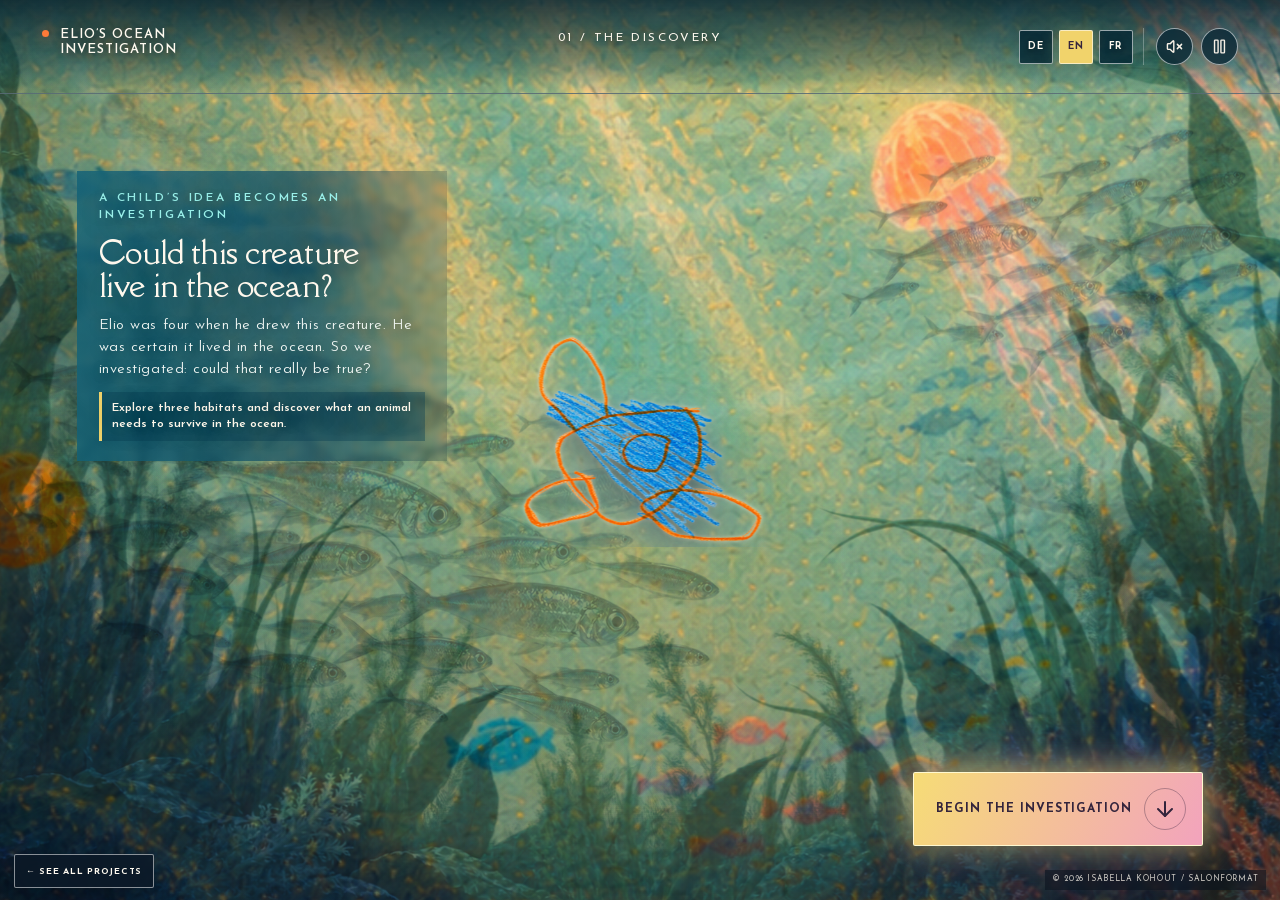
<file: en/index.html>
<!DOCTYPE html><html lang="en"><head><meta charSet="utf-8"/><meta name="viewport" content="width=device-width, initial-scale=1"/><link rel="stylesheet" href="/_next/static/css/index.BVG-PlGU.css" data-rsc-css-href="/_next/static/css/index.BVG-PlGU.css" data-precedence="vite-rsc/importer-resources"/><link rel="modulepreload" fetchPriority="low" href="/_next/static/chunks/index-03ygeF1o.js"/><script src="/_next/static/chunks/rolldown-runtime-C60lm6uB.js" type="module" async=""></script><script src="/_next/static/chunks/framework-D_rUT4EX.js" type="module" async=""></script><link rel="modulepreload" href="/_next/static/chunks/layout-segment-context-CY6NGILA.js" crossorigin=""/><link rel="modulepreload" href="/_next/static/chunks/page-CJ5qFBDz.js" crossorigin=""/><link rel="modulepreload" href="/_next/static/chunks/page-BdeiOYpZ.js" crossorigin=""/><title>Could This Creature Live in the Ocean?</title><meta name="description" content="Elio was four when he drew this creature. He was certain it lived in the ocean. So we decided to investigate."/><script>Object.assign(((self[Symbol.for("vinext.navigationRuntime")]??={bootstrap:{routeManifest:null},functions:{}}).bootstrap.rsc??={rsc:[]}),{params:{},nav:{"pathname":"/en","searchParams":[]}})</script><link rel="modulepreload" href="/_next/static/chunks/index-03ygeF1o.js" />
<link rel="preload" href="/_next/static/_vinext_fonts/josefin-sans-0353fac798a2/josefin-sans-24e312f2.woff2" as="font" type="font/woff2" crossorigin />
<link rel="preload" href="/_next/static/_vinext_fonts/della-respira-7c8670de87cb/della-respira-858b4288.woff2" as="font" type="font/woff2" crossorigin />
<style data-vinext-fonts>/* vietnamese */
@font-face {
  font-family: 'Josefin Sans';
  font-style: normal;
  font-weight: 100 700;
  font-display: swap;
  src: url(/_next/static/_vinext_fonts/josefin-sans-0353fac798a2/josefin-sans-590cd2c4.woff2) format('woff2');
  unicode-range: U+0102-0103, U+0110-0111, U+0128-0129, U+0168-0169, U+01A0-01A1, U+01AF-01B0, U+0300-0301, U+0303-0304, U+0308-0309, U+0323, U+0329, U+1EA0-1EF9, U+20AB;
}
/* latin-ext */
@font-face {
  font-family: 'Josefin Sans';
  font-style: normal;
  font-weight: 100 700;
  font-display: swap;
  src: url(/_next/static/_vinext_fonts/josefin-sans-0353fac798a2/josefin-sans-88411d2f.woff2) format('woff2');
  unicode-range: U+0100-02BA, U+02BD-02C5, U+02C7-02CC, U+02CE-02D7, U+02DD-02FF, U+0304, U+0308, U+0329, U+1D00-1DBF, U+1E00-1E9F, U+1EF2-1EFF, U+2020, U+20A0-20AB, U+20AD-20C0, U+2113, U+2C60-2C7F, U+A720-A7FF;
}
/* latin */
@font-face {
  font-family: 'Josefin Sans';
  font-style: normal;
  font-weight: 100 700;
  font-display: swap;
  src: url(/_next/static/_vinext_fonts/josefin-sans-0353fac798a2/josefin-sans-24e312f2.woff2) format('woff2');
  unicode-range: U+0000-00FF, U+0131, U+0152-0153, U+02BB-02BC, U+02C6, U+02DA, U+02DC, U+0304, U+0308, U+0329, U+2000-206F, U+20AC, U+2122, U+2191, U+2193, U+2212, U+2215, U+FEFF, U+FFFD;
}

@font-face {
  font-family: 'Josefin Sans Fallback';
  src: local("Arial");
  ascent-override: 73.32%;
  descent-override: 24.44%;
  line-gap-override: 0.00%;
  size-adjust: 102.29%;
}

.__font_josefin_sans_0m8793e { font-family: 'Josefin Sans', 'Josefin Sans Fallback'; font-style: normal; }

.__variable_josefin_sans_0m8793e { --font-josefin: 'Josefin Sans', 'Josefin Sans Fallback'; }

/* latin */
@font-face {
  font-family: 'Della Respira';
  font-style: normal;
  font-weight: 400;
  font-display: swap;
  src: url(/_next/static/_vinext_fonts/della-respira-7c8670de87cb/della-respira-858b4288.woff2) format('woff2');
  unicode-range: U+0000-00FF, U+0131, U+0152-0153, U+02BB-02BC, U+02C6, U+02DA, U+02DC, U+0304, U+0308, U+0329, U+2000-206F, U+20AC, U+2122, U+2191, U+2193, U+2212, U+2215, U+FEFF, U+FFFD;
}

@font-face {
  font-family: 'Della Respira Fallback';
  src: local("Times New Roman");
  ascent-override: 99.13%;
  descent-override: 27.40%;
  line-gap-override: 0.00%;
  size-adjust: 108.17%;
}

.__font_della_respira_10ckjmp { font-family: 'Della Respira', 'Della Respira Fallback'; font-weight: 400; font-style: normal; }

.__variable_della_respira_10ckjmp { --font-della: 'Della Respira', 'Della Respira Fallback'; }
</style>
</head><body class="__variable_josefin_sans_0m8793e __variable_della_respira_10ckjmp antialiased"><main class="experience "><p class="copyright-mark">© 2026 Isabella Kohout / Salonformat</p><a class="portfolio-return" href="https://salonformat.com/">← <!-- -->See all projects</a><section class="ocean-stage" aria-labelledby="hero-title"><div class="collage-layer collage-surface" aria-hidden="true"></div><div class="ocean-image" aria-hidden="true" style="transform:scale(1.08) translate3d(0px, 0px, 0);filter:brightness(1) saturate(1)"></div><div class="water-light" aria-hidden="true" style="opacity:0.52"></div><div class="deep-haze" aria-hidden="true"></div><img class="fauna-layer" src="/fauna-background.png" alt="" aria-hidden="true" style="transform:translate3d(0px,0px,0) scale(1.04)"/><img class="fish-layer " src="/fish-midground.png" alt="" aria-hidden="true" style="transform:translate3d(0px,0px,0) scale(1)"/><img class="flora-layer" src="/flora-foreground.png" alt="" aria-hidden="true" style="transform:translate3d(0px,0px,0) scale(1.07)"/><div class="particles" aria-hidden="true"><i style="left:11%;width:2px;height:2px;animation-delay:0s;animation-duration:9s"></i><i style="left:48%;width:3.4px;height:3.4px;animation-delay:-1.7s;animation-duration:10.55s"></i><i style="left:85%;width:4.8px;height:4.8px;animation-delay:-3.4s;animation-duration:12.1s"></i><i style="left:22%;width:6.199999999999999px;height:6.199999999999999px;animation-delay:-5.1s;animation-duration:13.65s"></i><i style="left:59%;width:7.6px;height:7.6px;animation-delay:-6.8s;animation-duration:15.2s"></i><i style="left:96%;width:2px;height:2px;animation-delay:-8.5s;animation-duration:16.75s"></i><i style="left:33%;width:3.4px;height:3.4px;animation-delay:-10.2s;animation-duration:18.3s"></i><i style="left:70%;width:4.8px;height:4.8px;animation-delay:-11.9s;animation-duration:9s"></i><i style="left:7%;width:6.199999999999999px;height:6.199999999999999px;animation-delay:-13.6s;animation-duration:10.55s"></i><i style="left:44%;width:7.6px;height:7.6px;animation-delay:-1.299999999999999s;animation-duration:12.1s"></i><i style="left:81%;width:2px;height:2px;animation-delay:-3s;animation-duration:13.65s"></i><i style="left:18%;width:3.4px;height:3.4px;animation-delay:-4.699999999999999s;animation-duration:15.2s"></i><i style="left:55%;width:4.8px;height:4.8px;animation-delay:-6.399999999999999s;animation-duration:16.75s"></i><i style="left:92%;width:6.199999999999999px;height:6.199999999999999px;animation-delay:-8.099999999999998s;animation-duration:18.3s"></i><i style="left:29%;width:7.6px;height:7.6px;animation-delay:-9.8s;animation-duration:9s"></i><i style="left:66%;width:2px;height:2px;animation-delay:-11.5s;animation-duration:10.55s"></i><i style="left:3%;width:3.4px;height:3.4px;animation-delay:-13.2s;animation-duration:12.1s"></i><i style="left:40%;width:4.8px;height:4.8px;animation-delay:-0.8999999999999986s;animation-duration:13.65s"></i><i style="left:77%;width:6.199999999999999px;height:6.199999999999999px;animation-delay:-2.599999999999998s;animation-duration:15.2s"></i><i style="left:14%;width:7.6px;height:7.6px;animation-delay:-4.299999999999997s;animation-duration:16.75s"></i><i style="left:51%;width:2px;height:2px;animation-delay:-6s;animation-duration:18.3s"></i><i style="left:88%;width:3.4px;height:3.4px;animation-delay:-7.699999999999996s;animation-duration:9s"></i><i style="left:25%;width:4.8px;height:4.8px;animation-delay:-9.399999999999999s;animation-duration:10.55s"></i><i style="left:62%;width:6.199999999999999px;height:6.199999999999999px;animation-delay:-11.100000000000001s;animation-duration:12.1s"></i><i style="left:99%;width:7.6px;height:7.6px;animation-delay:-12.799999999999997s;animation-duration:13.65s"></i><i style="left:36%;width:2px;height:2px;animation-delay:-0.5s;animation-duration:15.2s"></i><i style="left:73%;width:3.4px;height:3.4px;animation-delay:-2.1999999999999957s;animation-duration:16.75s"></i><i style="left:10%;width:4.8px;height:4.8px;animation-delay:-3.8999999999999986s;animation-duration:18.3s"></i><i style="left:47%;width:6.199999999999999px;height:6.199999999999999px;animation-delay:-5.600000000000001s;animation-duration:9s"></i><i style="left:84%;width:7.6px;height:7.6px;animation-delay:-7.299999999999997s;animation-duration:10.55s"></i><i style="left:21%;width:2px;height:2px;animation-delay:-9s;animation-duration:12.1s"></i><i style="left:58%;width:3.4px;height:3.4px;animation-delay:-10.699999999999996s;animation-duration:13.65s"></i><i style="left:95%;width:4.8px;height:4.8px;animation-delay:-12.399999999999999s;animation-duration:15.2s"></i><i style="left:32%;width:6.199999999999999px;height:6.199999999999999px;animation-delay:-0.10000000000000142s;animation-duration:16.75s"></i><i style="left:69%;width:7.6px;height:7.6px;animation-delay:-1.7999999999999972s;animation-duration:18.3s"></i><i style="left:6%;width:2px;height:2px;animation-delay:-3.5s;animation-duration:9s"></i><i style="left:43%;width:3.4px;height:3.4px;animation-delay:-5.199999999999996s;animation-duration:10.55s"></i><i style="left:80%;width:4.8px;height:4.8px;animation-delay:-6.899999999999999s;animation-duration:12.1s"></i><i style="left:17%;width:6.199999999999999px;height:6.199999999999999px;animation-delay:-8.599999999999994s;animation-duration:13.65s"></i><i style="left:54%;width:7.6px;height:7.6px;animation-delay:-10.299999999999997s;animation-duration:15.2s"></i><i style="left:91%;width:2px;height:2px;animation-delay:-12s;animation-duration:16.75s"></i><i style="left:28%;width:3.4px;height:3.4px;animation-delay:-13.700000000000003s;animation-duration:18.3s"></i><i style="left:65%;width:4.8px;height:4.8px;animation-delay:-1.3999999999999915s;animation-duration:9s"></i><i style="left:2%;width:6.199999999999999px;height:6.199999999999999px;animation-delay:-3.0999999999999943s;animation-duration:10.55s"></i><i style="left:39%;width:7.6px;height:7.6px;animation-delay:-4.799999999999997s;animation-duration:12.1s"></i><i style="left:76%;width:2px;height:2px;animation-delay:-6.5s;animation-duration:13.65s"></i></div><header class="site-header"><a class="wordmark" href="#beginning" aria-label="Elio’s Ocean Investigation — beginning"><span class="wordmark-dot"></span><span>Elio’s Ocean<br/>Investigation</span></a><p class="chapter">01 / <!-- -->The Discovery</p><div class="controls" aria-label="Experience controls"><nav class="language-switcher" aria-label="Language / Sprache / Langue"><a class="" href="/de">DE</a><a class="active" href="/en" aria-current="page">EN</a><a class="" href="/fr">FR</a></nav><button type="button" aria-label="Turn sound on"><svg xmlns="http://www.w3.org/2000/svg" width="17" height="17" viewBox="0 0 24 24" fill="none" stroke="currentColor" stroke-width="2" stroke-linecap="round" stroke-linejoin="round" class="lucide lucide-volume-x" aria-hidden="true"><path d="M11 4.702a.705.705 0 0 0-1.203-.498L6.413 7.587A1.4 1.4 0 0 1 5.416 8H3a1 1 0 0 0-1 1v6a1 1 0 0 0 1 1h2.416a1.4 1.4 0 0 1 .997.413l3.383 3.384A.705.705 0 0 0 11 19.298z"></path><line x1="22" x2="16" y1="9" y2="15"></line><line x1="16" x2="22" y1="9" y2="15"></line></svg></button><button type="button" aria-label="Pause animation"><svg xmlns="http://www.w3.org/2000/svg" width="17" height="17" viewBox="0 0 24 24" fill="none" stroke="currentColor" stroke-width="2" stroke-linecap="round" stroke-linejoin="round" class="lucide lucide-pause" aria-hidden="true"><rect x="14" y="3" width="5" height="18" rx="1"></rect><rect x="5" y="3" width="5" height="18" rx="1"></rect></svg></button></div></header><div id="beginning" class="hero-copy"><p class="eyebrow">A child’s idea becomes an investigation</p><h1 id="hero-title">Could this creature<br/>live in the ocean?</h1><p class="lead">Elio was four when he drew this creature. He was certain it lived in the ocean. So we investigated: could that really be true?</p><p class="journey-orientation">Explore three habitats and discover what an animal needs to survive in the ocean.</p></div><button class="descend" type="button"><span>Begin the investigation</span><svg xmlns="http://www.w3.org/2000/svg" width="18" height="18" viewBox="0 0 24 24" fill="none" stroke="currentColor" stroke-width="2" stroke-linecap="round" stroke-linejoin="round" class="lucide lucide-arrow-down" aria-hidden="true"><path d="M12 5v14"></path><path d="m19 12-7 7-7-7"></path></svg></button></section><div class="creature-guide   "><div class="creature-glow" style="opacity:0.35" aria-hidden="true"></div><img class="creature" src="/_next/static/media/elios-wesen.1a6a8361.png" alt="Elio’s orange-and-blue drawing of an imaginary creature" draggable="false"/><div class="creature-signals" aria-hidden="true"><i></i><i></i><i></i></div></div></main><script type="module" src="/_next/static/chunks/index-03ygeF1o.js" id="_R_" async=""></script><script>((self[Symbol.for("vinext.navigationRuntime")]??={bootstrap:{routeManifest:null},functions:{}}).bootstrap.rsc??={rsc:[]}).rsc.push("2:I[\"8c0f216c4604\",[],\"Children\",1]\n")</script><script>((self[Symbol.for("vinext.navigationRuntime")]??={bootstrap:{routeManifest:null},functions:{}}).bootstrap.rsc??={rsc:[]}).rsc.push("3:I[\"593f344dc510\",[],\"GlobalErrorBoundary\",1]\n")</script><script>((self[Symbol.for("vinext.navigationRuntime")]??={bootstrap:{routeManifest:null},functions:{}}).bootstrap.rsc??={rsc:[]}).rsc.push("4:I[\"0b874ad30386\",[],\"default\",1]\n")</script><script>((self[Symbol.for("vinext.navigationRuntime")]??={bootstrap:{routeManifest:null},functions:{}}).bootstrap.rsc??={rsc:[]}).rsc.push("5:I[\"593f344dc510\",[],\"ErrorBoundary\",1]\n")</script><script>((self[Symbol.for("vinext.navigationRuntime")]??={bootstrap:{routeManifest:null},functions:{}}).bootstrap.rsc??={rsc:[]}).rsc.push("6:I[\"15c18cfaeeff\",[],\"LayoutSegmentProvider\",1]\n")</script><script>((self[Symbol.for("vinext.navigationRuntime")]??={bootstrap:{routeManifest:null},functions:{}}).bootstrap.rsc??={rsc:[]}).rsc.push("7:I[\"8c0f216c4604\",[],\"Slot\",1]\n")</script><script>((self[Symbol.for("vinext.navigationRuntime")]??={bootstrap:{routeManifest:null},functions:{}}).bootstrap.rsc??={rsc:[]}).rsc.push("8:I[\"593f344dc510\",[],\"NotFoundBoundary\",1]\n")</script><script>((self[Symbol.for("vinext.navigationRuntime")]??={bootstrap:{routeManifest:null},functions:{}}).bootstrap.rsc??={rsc:[]}).rsc.push("9:I[\"9276801271d6\",[],\"AppRouterScrollTarget\",1]\n")</script><script>((self[Symbol.for("vinext.navigationRuntime")]??={bootstrap:{routeManifest:null},functions:{}}).bootstrap.rsc??={rsc:[]}).rsc.push("a:I[\"593f344dc510\",[],\"RedirectBoundary\",1]\n")</script><script>((self[Symbol.for("vinext.navigationRuntime")]??={bootstrap:{routeManifest:null},functions:{}}).bootstrap.rsc??={rsc:[]}).rsc.push(":HL[\"/_next/static/css/index.BVG-PlGU.css\",\"style\"     ]\n")</script><script>((self[Symbol.for("vinext.navigationRuntime")]??={bootstrap:{routeManifest:null},functions:{}}).bootstrap.rsc??={rsc:[]}).rsc.push("0:{\"page:/en\":\"$L1\",\"layout:/\":[[[\"$\",\"link\",\"css:/_next/static/css/index.BVG-PlGU.css\",{\"rel\":\"stylesheet\",\"precedence\":\"vite-rsc/importer-resources\",\"href\":\"/_next/static/css/index.BVG-PlGU.css\",\"data-rsc-css-href\":\"/_next/static/css/index.BVG-PlGU.css\"}],\"$undefined\"],[\"$\",\"html\",null,{\"lang\":\"en\",\"children\":[\"$\",\"body\",null,{\"className\":\"__variable_josefin_sans_0m8793e __variable_della_respira_10ckjmp antialiased\",\"children\":[\"$\",\"$L2\",null,{}]}]}]],\"route:/en\":[[[\"$\",\"meta\",null,{\"charSet\":\"utf-8\"}],[[\"$\",\"title\",\"0\",{\"children\":\"Could This Creature Live in the Ocean?\"}],[\"$\",\"meta\",\"1\",{\"name\":\"description\",\"content\":\"Elio was four when he drew this creature. He was certain it lived in the ocean. So we decided to investigate.\"}]],[[\"$\",\"meta\",\"0\",{\"name\":\"viewport\",\"content\":\"width=device-width, initial-scale=1\"}]]],[\"$\",\"$L3\",null,{\"fallback\":\"$4\",\"children\":[\"$\",\"$L5\",null,{\"fallback\":\"$4\",\"children\":[\"$\",\"$L6\",null,{\"providerId\":\"layout:/\",\"segmentMap\":{\"children\":[\"en\"]},\"children\":[\"$\",\"$L7\",null,{\"id\":\"layout:/\",\"parallelSlots\":\"$undefined\",\"children\":[\"$\",\"$L8\",null,{\"resetKey\":\"en\",\"fallback\":[[\"$\",\"title\",null,{\"children\":\"404: This page could not be found.\"}],[\"$\",\"div\",null,{\"style\":{\"fontFamily\":\"system-ui,\\\"Segoe UI\\\",Roboto,Helvetica,Arial,sans-serif,\\\"Apple Color Emoji\\\",\\\"Segoe UI Emoji\\\"\",\"height\":\"100vh\",\"textAlign\":\"center\",\"display\":\"flex\",\"flexDirection\":\"column\",\"alignItems\":\"center\",\"justifyContent\":\"center\"},\"children\":[\"$\",\"div\",null,{\"children\":[[\"$\",\"style\",null,{\"dangerouslySetInnerHTML\":{\"__html\":\"body{color:#000;background:#fff;margin:0}.next-error-h1{border-right:1px solid rgba(0,0,0,.3)}@media (prefers-color-scheme:dark){body{color:#fff;background:#000}.next-error-h1{border-right:1px solid rgba(255,255,255,.3)}}\"}}],[\"$\",\"h1\",null,{\"className\":\"next-error-h1\",\"style\":{\"display\":\"inline-block\",\"margin\":\"0 20px 0 0\",\"padding\":\"0 23px 0 0\",\"fontSize\":24,\"fontWeight\":500,\"verticalAlign\":\"top\",\"lineHeight\":\"49px\"},\"children\":404}],[\"$\",\"div\",null,{\"style\":{\"display\":\"inline-block\"},\"children\":[\"$\",\"h2\",null,{\"style\":{\"fontSize\":14,\"fontWeight\":400,\"lineHeight\":\"49px\",\"margin\":0},\"children\":\"This page could not be found.\"}]}]]}]}]],\"children\":[\"$\",\"$L9\",null,{\"children\":[\"$\",\"$La\",null,{\"children\":[[\"$\",\"$L6\",null,{\"providerId\":\"page:/en\",\"segmentMap\":{\"children\":[\"__PAGE__\"]},\"children\":[\"$\",\"$L7\",null,{\"id\":\"page:/en\"}]}],null]}]}]}]}]}]}]}],null,null],\"__route\":\"route:/en\",\"__interceptionContext\":null,\"__layoutIds\":[\"layout:/\"],\"__rootLayout\":\"/\",\"__bfcacheSegmentIdentities\":{\"layout:/\":\"[\\\"layout\\\",\\\"layout:/\\\",\\\"root-boundary:/\\\",\\\"\\\"]\",\"page:/en\":\"[\\\"page\\\",\\\"page:/en\\\",\\\"root-boundary:/\\\",\\\"[\\\\\\\"en\\\\\\\"]\\\"]\"},\"__srcPage\":[\"en\",\"page\"],\"__layoutFlags\":{\"layout:/\":\"s\"},\"__artifactCompatibility\":{\"schemaVersion\":1,\"graphVersion\":\"app-route-graph:45c790183ba88330\",\"deploymentVersion\":\"53813f6c-ffb5-44f3-8a5e-54a2d2566f90\",\"appElementsSchemaVersion\":1,\"rscPayloadSchemaVersion\":1,\"rootBoundaryId\":\"/\",\"renderEpoch\":null}}\n")</script><script>((self[Symbol.for("vinext.navigationRuntime")]??={bootstrap:{routeManifest:null},functions:{}}).bootstrap.rsc??={rsc:[]}).rsc.push("b:I[\"fd501ffe7462\",[],\"default\",1]\n")</script><script>((self[Symbol.for("vinext.navigationRuntime")]??={bootstrap:{routeManifest:null},functions:{}}).bootstrap.rsc??={rsc:[]}).rsc.push("1:[\"$\",\"$Lb\",null,{\"params\":\"$@c\",\"searchParams\":\"$@d\"}]\n")</script><script>((self[Symbol.for("vinext.navigationRuntime")]??={bootstrap:{routeManifest:null},functions:{}}).bootstrap.rsc??={rsc:[]}).rsc.push("c:{}\n")</script><script>((self[Symbol.for("vinext.navigationRuntime")]??={bootstrap:{routeManifest:null},functions:{}}).bootstrap.rsc??={rsc:[]}).rsc.push("d:{}\n")</script><script>Object.assign(((self[Symbol.for("vinext.navigationRuntime")]??={bootstrap:{routeManifest:null},functions:{}}).bootstrap.rsc??={rsc:[]}),{"initialCacheKind":"dynamic"});((self[Symbol.for("vinext.navigationRuntime")]??={bootstrap:{routeManifest:null},functions:{}}).bootstrap.rsc??={rsc:[]}).done=true</script></body></html>
</file>
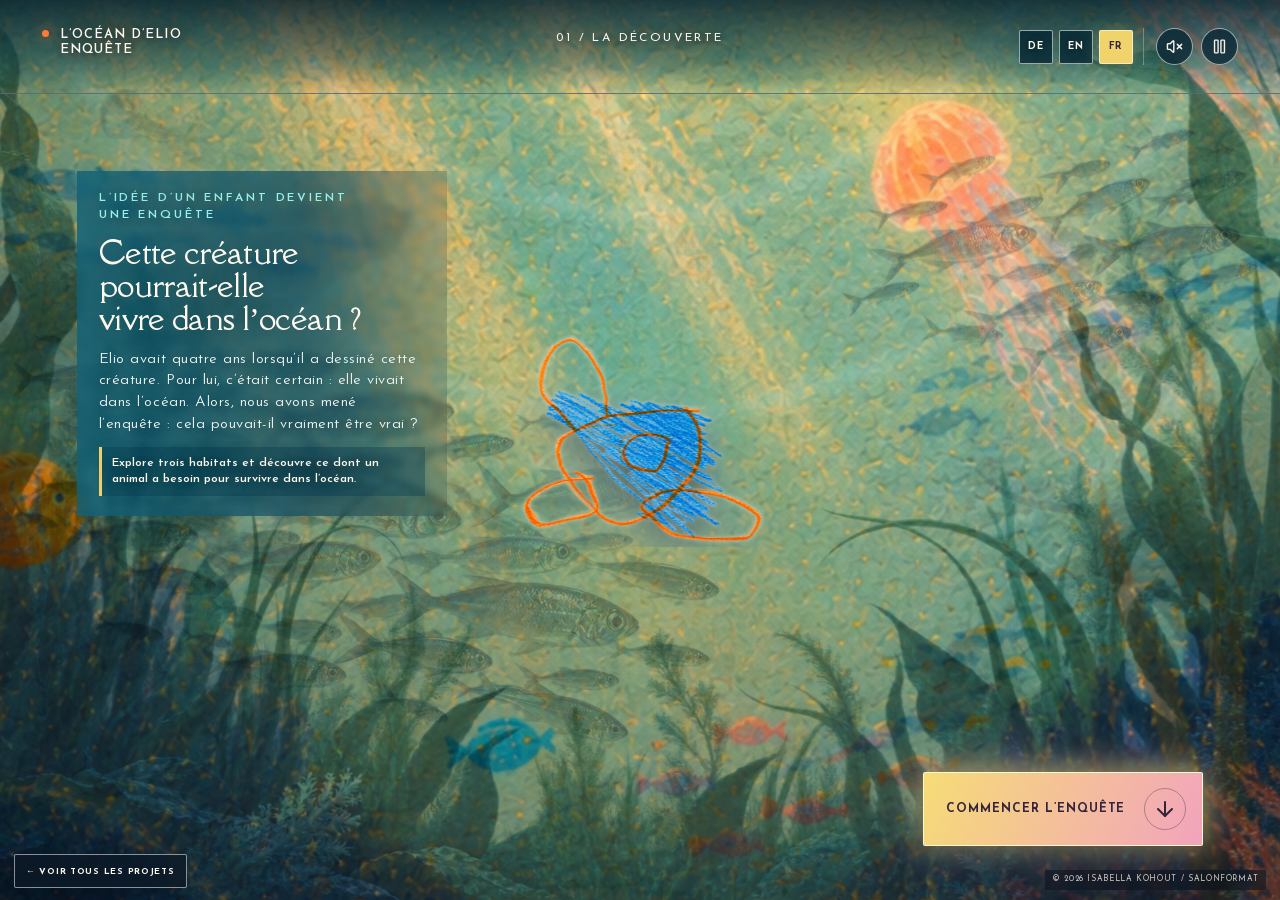
<file: fr/index.html>
<!DOCTYPE html><html lang="en"><head><meta charSet="utf-8"/><meta name="viewport" content="width=device-width, initial-scale=1"/><link rel="stylesheet" href="/_next/static/css/index.BVG-PlGU.css" data-rsc-css-href="/_next/static/css/index.BVG-PlGU.css" data-precedence="vite-rsc/importer-resources"/><link rel="modulepreload" fetchPriority="low" href="/_next/static/chunks/index-03ygeF1o.js"/><script src="/_next/static/chunks/rolldown-runtime-C60lm6uB.js" type="module" async=""></script><script src="/_next/static/chunks/framework-D_rUT4EX.js" type="module" async=""></script><link rel="modulepreload" href="/_next/static/chunks/layout-segment-context-CY6NGILA.js" crossorigin=""/><link rel="modulepreload" href="/_next/static/chunks/page-CdkVATDH.js" crossorigin=""/><link rel="modulepreload" href="/_next/static/chunks/page-BdeiOYpZ.js" crossorigin=""/><title>Could This Creature Live in the Ocean?</title><meta name="description" content="Elio was four when he drew this creature. He was certain it lived in the ocean. So we decided to investigate."/><script>Object.assign(((self[Symbol.for("vinext.navigationRuntime")]??={bootstrap:{routeManifest:null},functions:{}}).bootstrap.rsc??={rsc:[]}),{params:{},nav:{"pathname":"/fr","searchParams":[]}})</script><link rel="modulepreload" href="/_next/static/chunks/index-03ygeF1o.js" />
<link rel="preload" href="/_next/static/_vinext_fonts/josefin-sans-0353fac798a2/josefin-sans-24e312f2.woff2" as="font" type="font/woff2" crossorigin />
<link rel="preload" href="/_next/static/_vinext_fonts/della-respira-7c8670de87cb/della-respira-858b4288.woff2" as="font" type="font/woff2" crossorigin />
<style data-vinext-fonts>/* vietnamese */
@font-face {
  font-family: 'Josefin Sans';
  font-style: normal;
  font-weight: 100 700;
  font-display: swap;
  src: url(/_next/static/_vinext_fonts/josefin-sans-0353fac798a2/josefin-sans-590cd2c4.woff2) format('woff2');
  unicode-range: U+0102-0103, U+0110-0111, U+0128-0129, U+0168-0169, U+01A0-01A1, U+01AF-01B0, U+0300-0301, U+0303-0304, U+0308-0309, U+0323, U+0329, U+1EA0-1EF9, U+20AB;
}
/* latin-ext */
@font-face {
  font-family: 'Josefin Sans';
  font-style: normal;
  font-weight: 100 700;
  font-display: swap;
  src: url(/_next/static/_vinext_fonts/josefin-sans-0353fac798a2/josefin-sans-88411d2f.woff2) format('woff2');
  unicode-range: U+0100-02BA, U+02BD-02C5, U+02C7-02CC, U+02CE-02D7, U+02DD-02FF, U+0304, U+0308, U+0329, U+1D00-1DBF, U+1E00-1E9F, U+1EF2-1EFF, U+2020, U+20A0-20AB, U+20AD-20C0, U+2113, U+2C60-2C7F, U+A720-A7FF;
}
/* latin */
@font-face {
  font-family: 'Josefin Sans';
  font-style: normal;
  font-weight: 100 700;
  font-display: swap;
  src: url(/_next/static/_vinext_fonts/josefin-sans-0353fac798a2/josefin-sans-24e312f2.woff2) format('woff2');
  unicode-range: U+0000-00FF, U+0131, U+0152-0153, U+02BB-02BC, U+02C6, U+02DA, U+02DC, U+0304, U+0308, U+0329, U+2000-206F, U+20AC, U+2122, U+2191, U+2193, U+2212, U+2215, U+FEFF, U+FFFD;
}

@font-face {
  font-family: 'Josefin Sans Fallback';
  src: local("Arial");
  ascent-override: 73.32%;
  descent-override: 24.44%;
  line-gap-override: 0.00%;
  size-adjust: 102.29%;
}

.__font_josefin_sans_0m8793e { font-family: 'Josefin Sans', 'Josefin Sans Fallback'; font-style: normal; }

.__variable_josefin_sans_0m8793e { --font-josefin: 'Josefin Sans', 'Josefin Sans Fallback'; }

/* latin */
@font-face {
  font-family: 'Della Respira';
  font-style: normal;
  font-weight: 400;
  font-display: swap;
  src: url(/_next/static/_vinext_fonts/della-respira-7c8670de87cb/della-respira-858b4288.woff2) format('woff2');
  unicode-range: U+0000-00FF, U+0131, U+0152-0153, U+02BB-02BC, U+02C6, U+02DA, U+02DC, U+0304, U+0308, U+0329, U+2000-206F, U+20AC, U+2122, U+2191, U+2193, U+2212, U+2215, U+FEFF, U+FFFD;
}

@font-face {
  font-family: 'Della Respira Fallback';
  src: local("Times New Roman");
  ascent-override: 99.13%;
  descent-override: 27.40%;
  line-gap-override: 0.00%;
  size-adjust: 108.17%;
}

.__font_della_respira_10ckjmp { font-family: 'Della Respira', 'Della Respira Fallback'; font-weight: 400; font-style: normal; }

.__variable_della_respira_10ckjmp { --font-della: 'Della Respira', 'Della Respira Fallback'; }
</style>
</head><body class="__variable_josefin_sans_0m8793e __variable_della_respira_10ckjmp antialiased"><main class="experience "><p class="copyright-mark">© 2026 Isabella Kohout / Salonformat</p><a class="portfolio-return" href="https://salonformat.com/">← <!-- -->Voir tous les projets</a><section class="ocean-stage" aria-labelledby="hero-title"><div class="collage-layer collage-surface" aria-hidden="true"></div><div class="ocean-image" aria-hidden="true" style="transform:scale(1.08) translate3d(0px, 0px, 0);filter:brightness(1) saturate(1)"></div><div class="water-light" aria-hidden="true" style="opacity:0.52"></div><div class="deep-haze" aria-hidden="true"></div><img class="fauna-layer" src="/fauna-background.png" alt="" aria-hidden="true" style="transform:translate3d(0px,0px,0) scale(1.04)"/><img class="fish-layer " src="/fish-midground.png" alt="" aria-hidden="true" style="transform:translate3d(0px,0px,0) scale(1)"/><img class="flora-layer" src="/flora-foreground.png" alt="" aria-hidden="true" style="transform:translate3d(0px,0px,0) scale(1.07)"/><div class="particles" aria-hidden="true"><i style="left:11%;width:2px;height:2px;animation-delay:0s;animation-duration:9s"></i><i style="left:48%;width:3.4px;height:3.4px;animation-delay:-1.7s;animation-duration:10.55s"></i><i style="left:85%;width:4.8px;height:4.8px;animation-delay:-3.4s;animation-duration:12.1s"></i><i style="left:22%;width:6.199999999999999px;height:6.199999999999999px;animation-delay:-5.1s;animation-duration:13.65s"></i><i style="left:59%;width:7.6px;height:7.6px;animation-delay:-6.8s;animation-duration:15.2s"></i><i style="left:96%;width:2px;height:2px;animation-delay:-8.5s;animation-duration:16.75s"></i><i style="left:33%;width:3.4px;height:3.4px;animation-delay:-10.2s;animation-duration:18.3s"></i><i style="left:70%;width:4.8px;height:4.8px;animation-delay:-11.9s;animation-duration:9s"></i><i style="left:7%;width:6.199999999999999px;height:6.199999999999999px;animation-delay:-13.6s;animation-duration:10.55s"></i><i style="left:44%;width:7.6px;height:7.6px;animation-delay:-1.299999999999999s;animation-duration:12.1s"></i><i style="left:81%;width:2px;height:2px;animation-delay:-3s;animation-duration:13.65s"></i><i style="left:18%;width:3.4px;height:3.4px;animation-delay:-4.699999999999999s;animation-duration:15.2s"></i><i style="left:55%;width:4.8px;height:4.8px;animation-delay:-6.399999999999999s;animation-duration:16.75s"></i><i style="left:92%;width:6.199999999999999px;height:6.199999999999999px;animation-delay:-8.099999999999998s;animation-duration:18.3s"></i><i style="left:29%;width:7.6px;height:7.6px;animation-delay:-9.8s;animation-duration:9s"></i><i style="left:66%;width:2px;height:2px;animation-delay:-11.5s;animation-duration:10.55s"></i><i style="left:3%;width:3.4px;height:3.4px;animation-delay:-13.2s;animation-duration:12.1s"></i><i style="left:40%;width:4.8px;height:4.8px;animation-delay:-0.8999999999999986s;animation-duration:13.65s"></i><i style="left:77%;width:6.199999999999999px;height:6.199999999999999px;animation-delay:-2.599999999999998s;animation-duration:15.2s"></i><i style="left:14%;width:7.6px;height:7.6px;animation-delay:-4.299999999999997s;animation-duration:16.75s"></i><i style="left:51%;width:2px;height:2px;animation-delay:-6s;animation-duration:18.3s"></i><i style="left:88%;width:3.4px;height:3.4px;animation-delay:-7.699999999999996s;animation-duration:9s"></i><i style="left:25%;width:4.8px;height:4.8px;animation-delay:-9.399999999999999s;animation-duration:10.55s"></i><i style="left:62%;width:6.199999999999999px;height:6.199999999999999px;animation-delay:-11.100000000000001s;animation-duration:12.1s"></i><i style="left:99%;width:7.6px;height:7.6px;animation-delay:-12.799999999999997s;animation-duration:13.65s"></i><i style="left:36%;width:2px;height:2px;animation-delay:-0.5s;animation-duration:15.2s"></i><i style="left:73%;width:3.4px;height:3.4px;animation-delay:-2.1999999999999957s;animation-duration:16.75s"></i><i style="left:10%;width:4.8px;height:4.8px;animation-delay:-3.8999999999999986s;animation-duration:18.3s"></i><i style="left:47%;width:6.199999999999999px;height:6.199999999999999px;animation-delay:-5.600000000000001s;animation-duration:9s"></i><i style="left:84%;width:7.6px;height:7.6px;animation-delay:-7.299999999999997s;animation-duration:10.55s"></i><i style="left:21%;width:2px;height:2px;animation-delay:-9s;animation-duration:12.1s"></i><i style="left:58%;width:3.4px;height:3.4px;animation-delay:-10.699999999999996s;animation-duration:13.65s"></i><i style="left:95%;width:4.8px;height:4.8px;animation-delay:-12.399999999999999s;animation-duration:15.2s"></i><i style="left:32%;width:6.199999999999999px;height:6.199999999999999px;animation-delay:-0.10000000000000142s;animation-duration:16.75s"></i><i style="left:69%;width:7.6px;height:7.6px;animation-delay:-1.7999999999999972s;animation-duration:18.3s"></i><i style="left:6%;width:2px;height:2px;animation-delay:-3.5s;animation-duration:9s"></i><i style="left:43%;width:3.4px;height:3.4px;animation-delay:-5.199999999999996s;animation-duration:10.55s"></i><i style="left:80%;width:4.8px;height:4.8px;animation-delay:-6.899999999999999s;animation-duration:12.1s"></i><i style="left:17%;width:6.199999999999999px;height:6.199999999999999px;animation-delay:-8.599999999999994s;animation-duration:13.65s"></i><i style="left:54%;width:7.6px;height:7.6px;animation-delay:-10.299999999999997s;animation-duration:15.2s"></i><i style="left:91%;width:2px;height:2px;animation-delay:-12s;animation-duration:16.75s"></i><i style="left:28%;width:3.4px;height:3.4px;animation-delay:-13.700000000000003s;animation-duration:18.3s"></i><i style="left:65%;width:4.8px;height:4.8px;animation-delay:-1.3999999999999915s;animation-duration:9s"></i><i style="left:2%;width:6.199999999999999px;height:6.199999999999999px;animation-delay:-3.0999999999999943s;animation-duration:10.55s"></i><i style="left:39%;width:7.6px;height:7.6px;animation-delay:-4.799999999999997s;animation-duration:12.1s"></i><i style="left:76%;width:2px;height:2px;animation-delay:-6.5s;animation-duration:13.65s"></i></div><header class="site-header"><a class="wordmark" href="#beginning" aria-label="Enquête dans l’océan d’Elio — début"><span class="wordmark-dot"></span><span>L’océan d’Elio<br/>Enquête</span></a><p class="chapter">01 / <!-- -->La découverte</p><div class="controls" aria-label="Commandes de l’expérience"><nav class="language-switcher" aria-label="Language / Sprache / Langue"><a class="" href="/de">DE</a><a class="" href="/en">EN</a><a class="active" href="/fr" aria-current="page">FR</a></nav><button type="button" aria-label="Activer le son"><svg xmlns="http://www.w3.org/2000/svg" width="17" height="17" viewBox="0 0 24 24" fill="none" stroke="currentColor" stroke-width="2" stroke-linecap="round" stroke-linejoin="round" class="lucide lucide-volume-x" aria-hidden="true"><path d="M11 4.702a.705.705 0 0 0-1.203-.498L6.413 7.587A1.4 1.4 0 0 1 5.416 8H3a1 1 0 0 0-1 1v6a1 1 0 0 0 1 1h2.416a1.4 1.4 0 0 1 .997.413l3.383 3.384A.705.705 0 0 0 11 19.298z"></path><line x1="22" x2="16" y1="9" y2="15"></line><line x1="16" x2="22" y1="9" y2="15"></line></svg></button><button type="button" aria-label="Mettre l’animation en pause"><svg xmlns="http://www.w3.org/2000/svg" width="17" height="17" viewBox="0 0 24 24" fill="none" stroke="currentColor" stroke-width="2" stroke-linecap="round" stroke-linejoin="round" class="lucide lucide-pause" aria-hidden="true"><rect x="14" y="3" width="5" height="18" rx="1"></rect><rect x="5" y="3" width="5" height="18" rx="1"></rect></svg></button></div></header><div id="beginning" class="hero-copy"><p class="eyebrow">L’idée d’un enfant devient une enquête</p><h1 id="hero-title">Cette créature pourrait-elle<br/>vivre dans l’océan ?</h1><p class="lead">Elio avait quatre ans lorsqu’il a dessiné cette créature. Pour lui, c’était certain : elle vivait dans l’océan. Alors, nous avons mené l’enquête : cela pouvait-il vraiment être vrai ?</p><p class="journey-orientation">Explore trois habitats et découvre ce dont un animal a besoin pour survivre dans l’océan.</p></div><button class="descend" type="button"><span>Commencer l’enquête</span><svg xmlns="http://www.w3.org/2000/svg" width="18" height="18" viewBox="0 0 24 24" fill="none" stroke="currentColor" stroke-width="2" stroke-linecap="round" stroke-linejoin="round" class="lucide lucide-arrow-down" aria-hidden="true"><path d="M12 5v14"></path><path d="m19 12-7 7-7-7"></path></svg></button></section><div class="creature-guide   "><div class="creature-glow" style="opacity:0.35" aria-hidden="true"></div><img class="creature" src="/_next/static/media/elios-wesen.1a6a8361.png" alt="Elio’s orange-and-blue drawing of an imaginary creature" draggable="false"/><div class="creature-signals" aria-hidden="true"><i></i><i></i><i></i></div></div></main><script type="module" src="/_next/static/chunks/index-03ygeF1o.js" id="_R_" async=""></script><script>((self[Symbol.for("vinext.navigationRuntime")]??={bootstrap:{routeManifest:null},functions:{}}).bootstrap.rsc??={rsc:[]}).rsc.push("2:I[\"8c0f216c4604\",[],\"Children\",1]\n")</script><script>((self[Symbol.for("vinext.navigationRuntime")]??={bootstrap:{routeManifest:null},functions:{}}).bootstrap.rsc??={rsc:[]}).rsc.push("3:I[\"593f344dc510\",[],\"GlobalErrorBoundary\",1]\n")</script><script>((self[Symbol.for("vinext.navigationRuntime")]??={bootstrap:{routeManifest:null},functions:{}}).bootstrap.rsc??={rsc:[]}).rsc.push("4:I[\"0b874ad30386\",[],\"default\",1]\n")</script><script>((self[Symbol.for("vinext.navigationRuntime")]??={bootstrap:{routeManifest:null},functions:{}}).bootstrap.rsc??={rsc:[]}).rsc.push("5:I[\"593f344dc510\",[],\"ErrorBoundary\",1]\n")</script><script>((self[Symbol.for("vinext.navigationRuntime")]??={bootstrap:{routeManifest:null},functions:{}}).bootstrap.rsc??={rsc:[]}).rsc.push("6:I[\"15c18cfaeeff\",[],\"LayoutSegmentProvider\",1]\n")</script><script>((self[Symbol.for("vinext.navigationRuntime")]??={bootstrap:{routeManifest:null},functions:{}}).bootstrap.rsc??={rsc:[]}).rsc.push("7:I[\"8c0f216c4604\",[],\"Slot\",1]\n")</script><script>((self[Symbol.for("vinext.navigationRuntime")]??={bootstrap:{routeManifest:null},functions:{}}).bootstrap.rsc??={rsc:[]}).rsc.push("8:I[\"593f344dc510\",[],\"NotFoundBoundary\",1]\n")</script><script>((self[Symbol.for("vinext.navigationRuntime")]??={bootstrap:{routeManifest:null},functions:{}}).bootstrap.rsc??={rsc:[]}).rsc.push("9:I[\"9276801271d6\",[],\"AppRouterScrollTarget\",1]\n")</script><script>((self[Symbol.for("vinext.navigationRuntime")]??={bootstrap:{routeManifest:null},functions:{}}).bootstrap.rsc??={rsc:[]}).rsc.push("a:I[\"593f344dc510\",[],\"RedirectBoundary\",1]\n")</script><script>((self[Symbol.for("vinext.navigationRuntime")]??={bootstrap:{routeManifest:null},functions:{}}).bootstrap.rsc??={rsc:[]}).rsc.push(":HL[\"/_next/static/css/index.BVG-PlGU.css\",\"style\"     ]\n")</script><script>((self[Symbol.for("vinext.navigationRuntime")]??={bootstrap:{routeManifest:null},functions:{}}).bootstrap.rsc??={rsc:[]}).rsc.push("0:{\"page:/fr\":\"$L1\",\"layout:/\":[[[\"$\",\"link\",\"css:/_next/static/css/index.BVG-PlGU.css\",{\"rel\":\"stylesheet\",\"precedence\":\"vite-rsc/importer-resources\",\"href\":\"/_next/static/css/index.BVG-PlGU.css\",\"data-rsc-css-href\":\"/_next/static/css/index.BVG-PlGU.css\"}],\"$undefined\"],[\"$\",\"html\",null,{\"lang\":\"en\",\"children\":[\"$\",\"body\",null,{\"className\":\"__variable_josefin_sans_0m8793e __variable_della_respira_10ckjmp antialiased\",\"children\":[\"$\",\"$L2\",null,{}]}]}]],\"route:/fr\":[[[\"$\",\"meta\",null,{\"charSet\":\"utf-8\"}],[[\"$\",\"title\",\"0\",{\"children\":\"Could This Creature Live in the Ocean?\"}],[\"$\",\"meta\",\"1\",{\"name\":\"description\",\"content\":\"Elio was four when he drew this creature. He was certain it lived in the ocean. So we decided to investigate.\"}]],[[\"$\",\"meta\",\"0\",{\"name\":\"viewport\",\"content\":\"width=device-width, initial-scale=1\"}]]],[\"$\",\"$L3\",null,{\"fallback\":\"$4\",\"children\":[\"$\",\"$L5\",null,{\"fallback\":\"$4\",\"children\":[\"$\",\"$L6\",null,{\"providerId\":\"layout:/\",\"segmentMap\":{\"children\":[\"fr\"]},\"children\":[\"$\",\"$L7\",null,{\"id\":\"layout:/\",\"parallelSlots\":\"$undefined\",\"children\":[\"$\",\"$L8\",null,{\"resetKey\":\"fr\",\"fallback\":[[\"$\",\"title\",null,{\"children\":\"404: This page could not be found.\"}],[\"$\",\"div\",null,{\"style\":{\"fontFamily\":\"system-ui,\\\"Segoe UI\\\",Roboto,Helvetica,Arial,sans-serif,\\\"Apple Color Emoji\\\",\\\"Segoe UI Emoji\\\"\",\"height\":\"100vh\",\"textAlign\":\"center\",\"display\":\"flex\",\"flexDirection\":\"column\",\"alignItems\":\"center\",\"justifyContent\":\"center\"},\"children\":[\"$\",\"div\",null,{\"children\":[[\"$\",\"style\",null,{\"dangerouslySetInnerHTML\":{\"__html\":\"body{color:#000;background:#fff;margin:0}.next-error-h1{border-right:1px solid rgba(0,0,0,.3)}@media (prefers-color-scheme:dark){body{color:#fff;background:#000}.next-error-h1{border-right:1px solid rgba(255,255,255,.3)}}\"}}],[\"$\",\"h1\",null,{\"className\":\"next-error-h1\",\"style\":{\"display\":\"inline-block\",\"margin\":\"0 20px 0 0\",\"padding\":\"0 23px 0 0\",\"fontSize\":24,\"fontWeight\":500,\"verticalAlign\":\"top\",\"lineHeight\":\"49px\"},\"children\":404}],[\"$\",\"div\",null,{\"style\":{\"display\":\"inline-block\"},\"children\":[\"$\",\"h2\",null,{\"style\":{\"fontSize\":14,\"fontWeight\":400,\"lineHeight\":\"49px\",\"margin\":0},\"children\":\"This page could not be found.\"}]}]]}]}]],\"children\":[\"$\",\"$L9\",null,{\"children\":[\"$\",\"$La\",null,{\"children\":[[\"$\",\"$L6\",null,{\"providerId\":\"page:/fr\",\"segmentMap\":{\"children\":[\"__PAGE__\"]},\"children\":[\"$\",\"$L7\",null,{\"id\":\"page:/fr\"}]}],null]}]}]}]}]}]}]}],null,null],\"__route\":\"route:/fr\",\"__interceptionContext\":null,\"__layoutIds\":[\"layout:/\"],\"__rootLayout\":\"/\",\"__bfcacheSegmentIdentities\":{\"layout:/\":\"[\\\"layout\\\",\\\"layout:/\\\",\\\"root-boundary:/\\\",\\\"\\\"]\",\"page:/fr\":\"[\\\"page\\\",\\\"page:/fr\\\",\\\"root-boundary:/\\\",\\\"[\\\\\\\"fr\\\\\\\"]\\\"]\"},\"__srcPage\":[\"fr\",\"page\"],\"__layoutFlags\":{\"layout:/\":\"s\"},\"__artifactCompatibility\":{\"schemaVersion\":1,\"graphVersion\":\"app-route-graph:9bb966b73f924680\",\"deploymentVersion\":\"53813f6c-ffb5-44f3-8a5e-54a2d2566f90\",\"appElementsSchemaVersion\":1,\"rscPayloadSchemaVersion\":1,\"rootBoundaryId\":\"/\",\"renderEpoch\":null}}\n")</script><script>((self[Symbol.for("vinext.navigationRuntime")]??={bootstrap:{routeManifest:null},functions:{}}).bootstrap.rsc??={rsc:[]}).rsc.push("b:I[\"71431b0003d9\",[],\"default\",1]\n")</script><script>((self[Symbol.for("vinext.navigationRuntime")]??={bootstrap:{routeManifest:null},functions:{}}).bootstrap.rsc??={rsc:[]}).rsc.push("1:[\"$\",\"$Lb\",null,{\"params\":\"$@c\",\"searchParams\":\"$@d\"}]\n")</script><script>((self[Symbol.for("vinext.navigationRuntime")]??={bootstrap:{routeManifest:null},functions:{}}).bootstrap.rsc??={rsc:[]}).rsc.push("c:{}\n")</script><script>((self[Symbol.for("vinext.navigationRuntime")]??={bootstrap:{routeManifest:null},functions:{}}).bootstrap.rsc??={rsc:[]}).rsc.push("d:{}\n")</script><script>Object.assign(((self[Symbol.for("vinext.navigationRuntime")]??={bootstrap:{routeManifest:null},functions:{}}).bootstrap.rsc??={rsc:[]}),{"initialCacheKind":"dynamic"});((self[Symbol.for("vinext.navigationRuntime")]??={bootstrap:{routeManifest:null},functions:{}}).bootstrap.rsc??={rsc:[]}).done=true</script></body></html>
</file>
